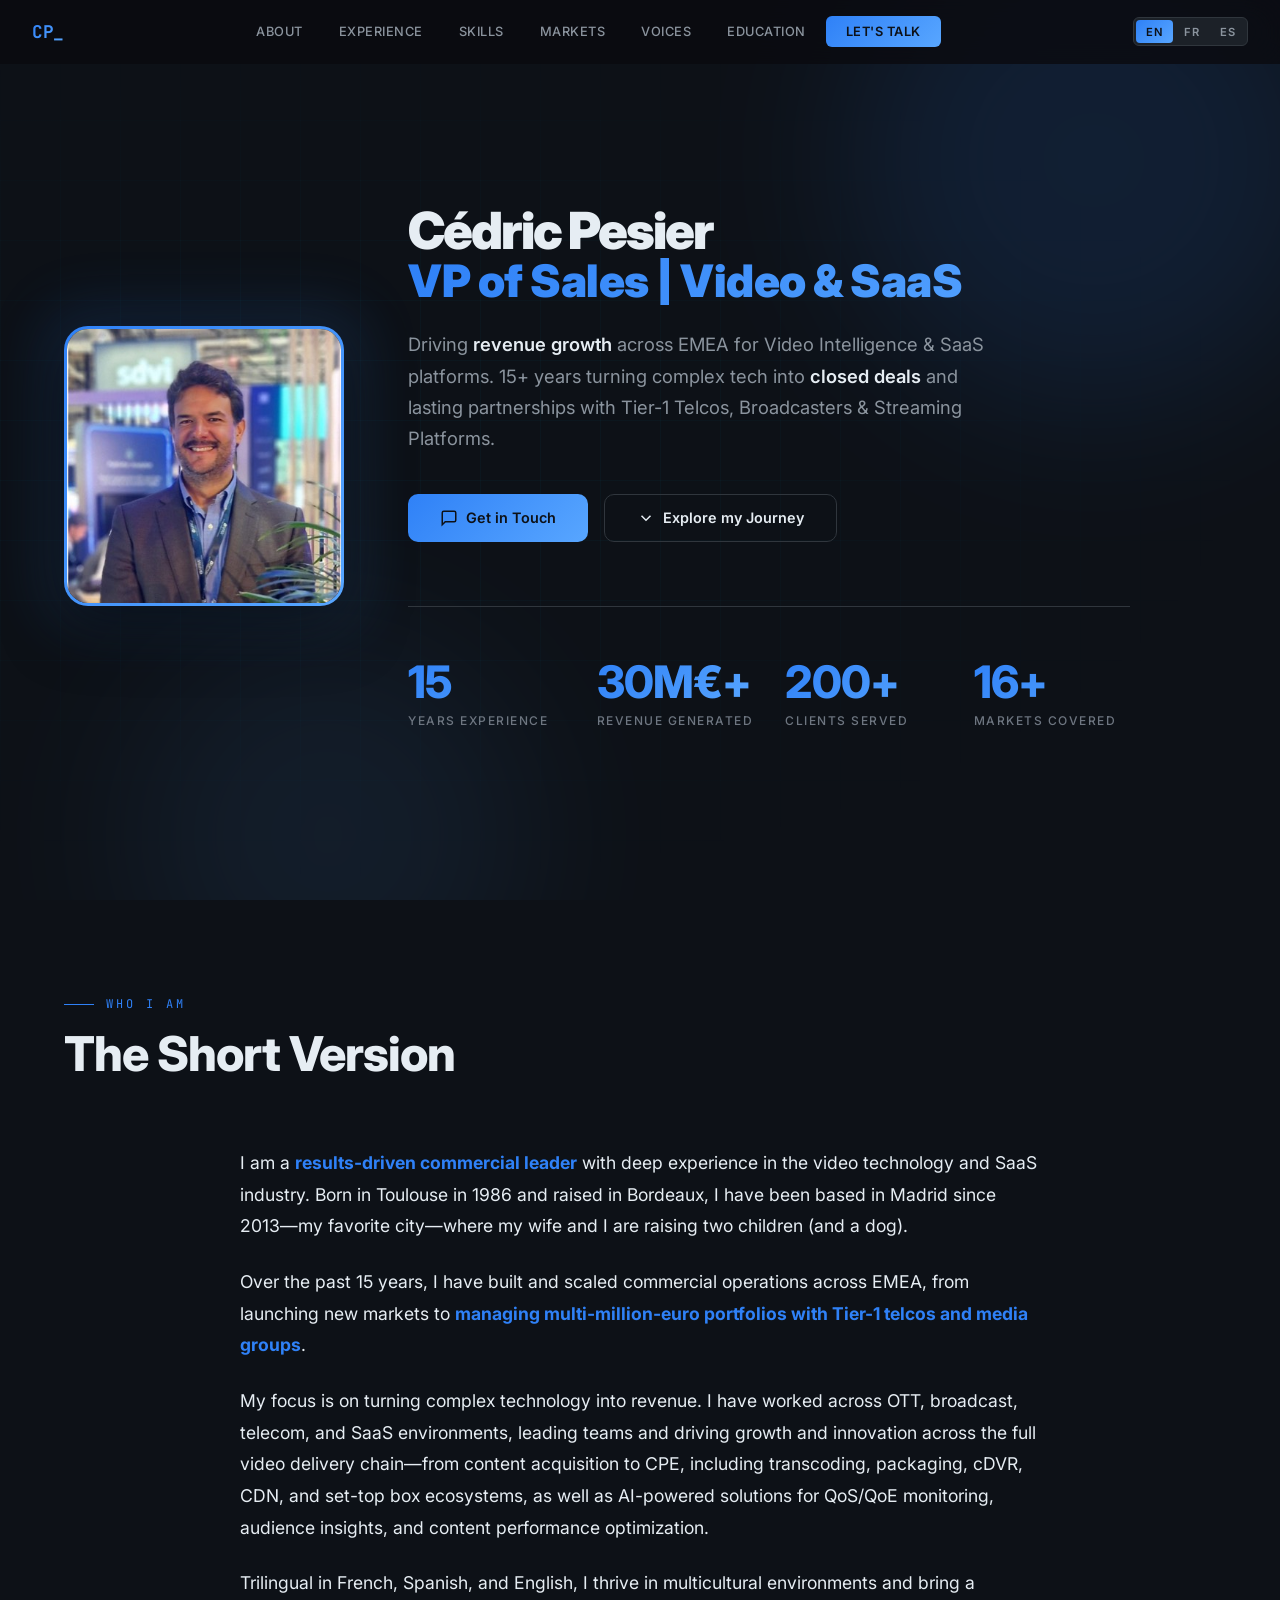
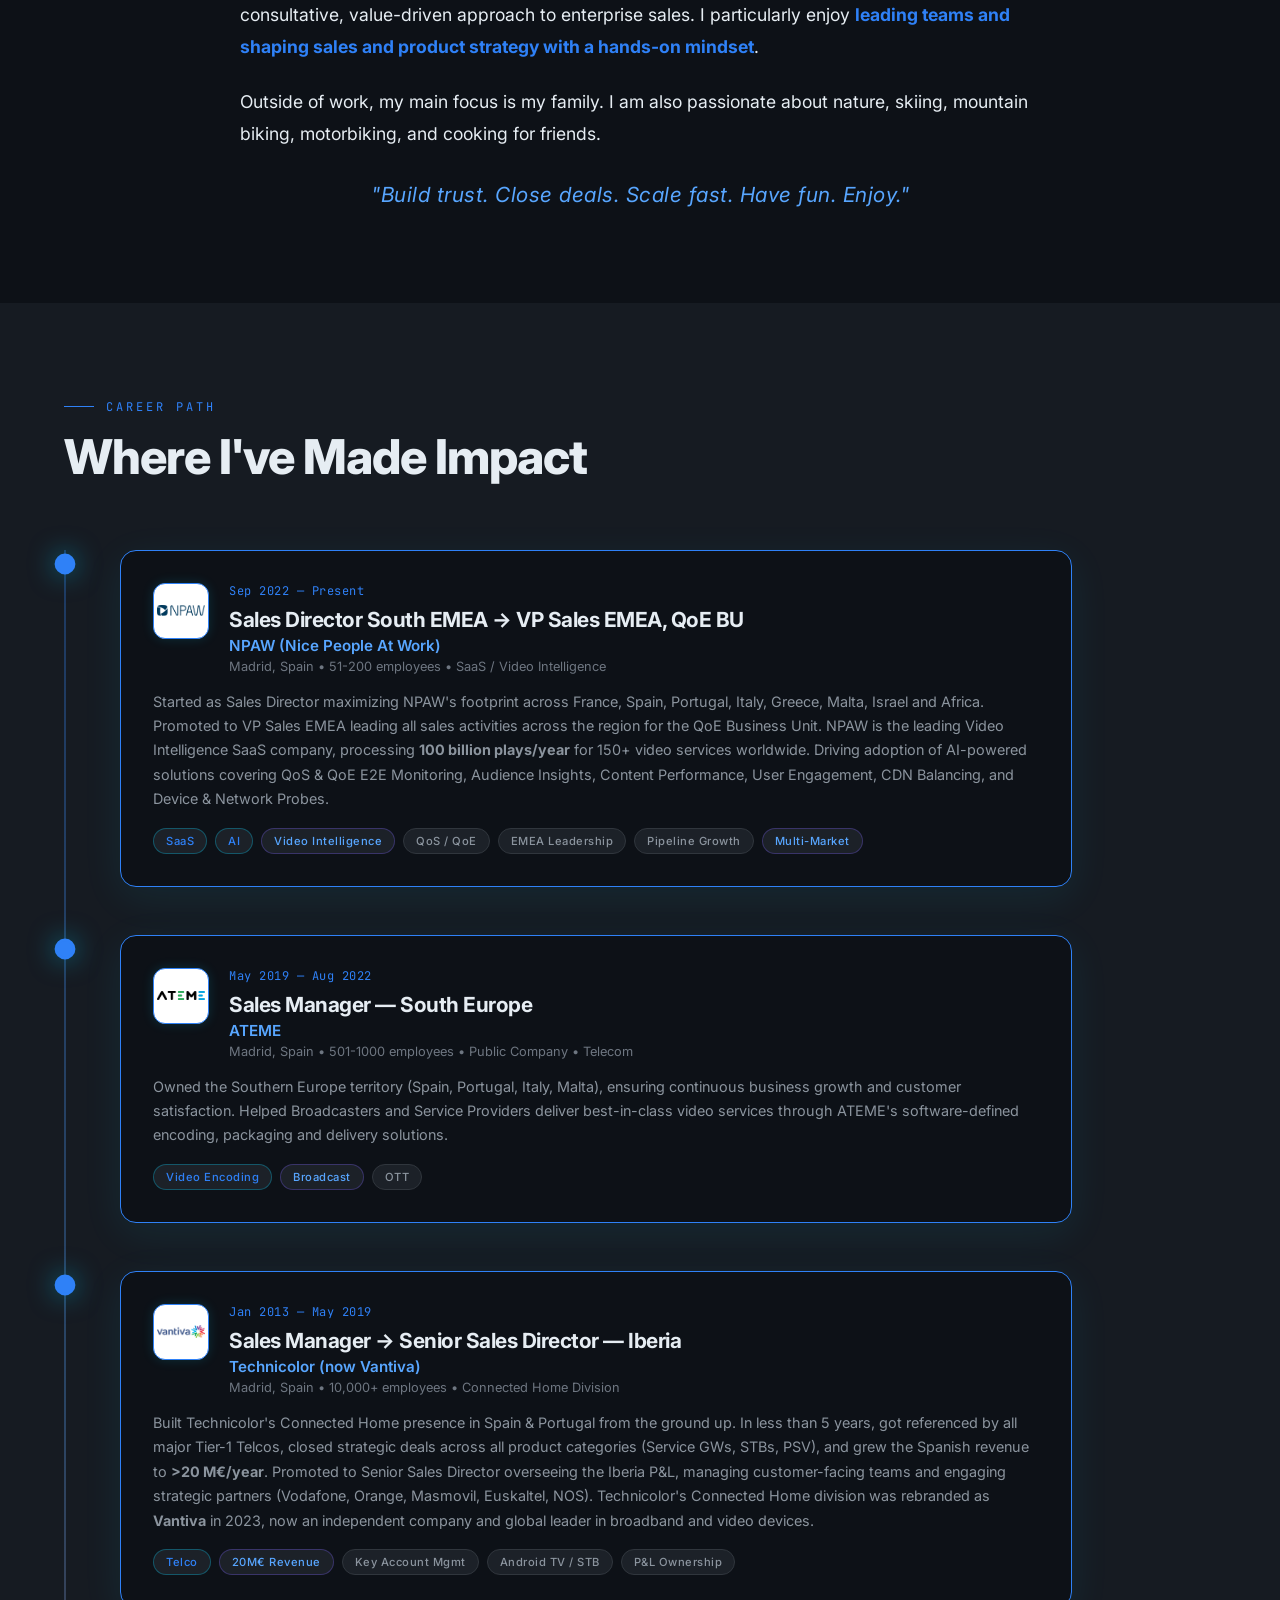
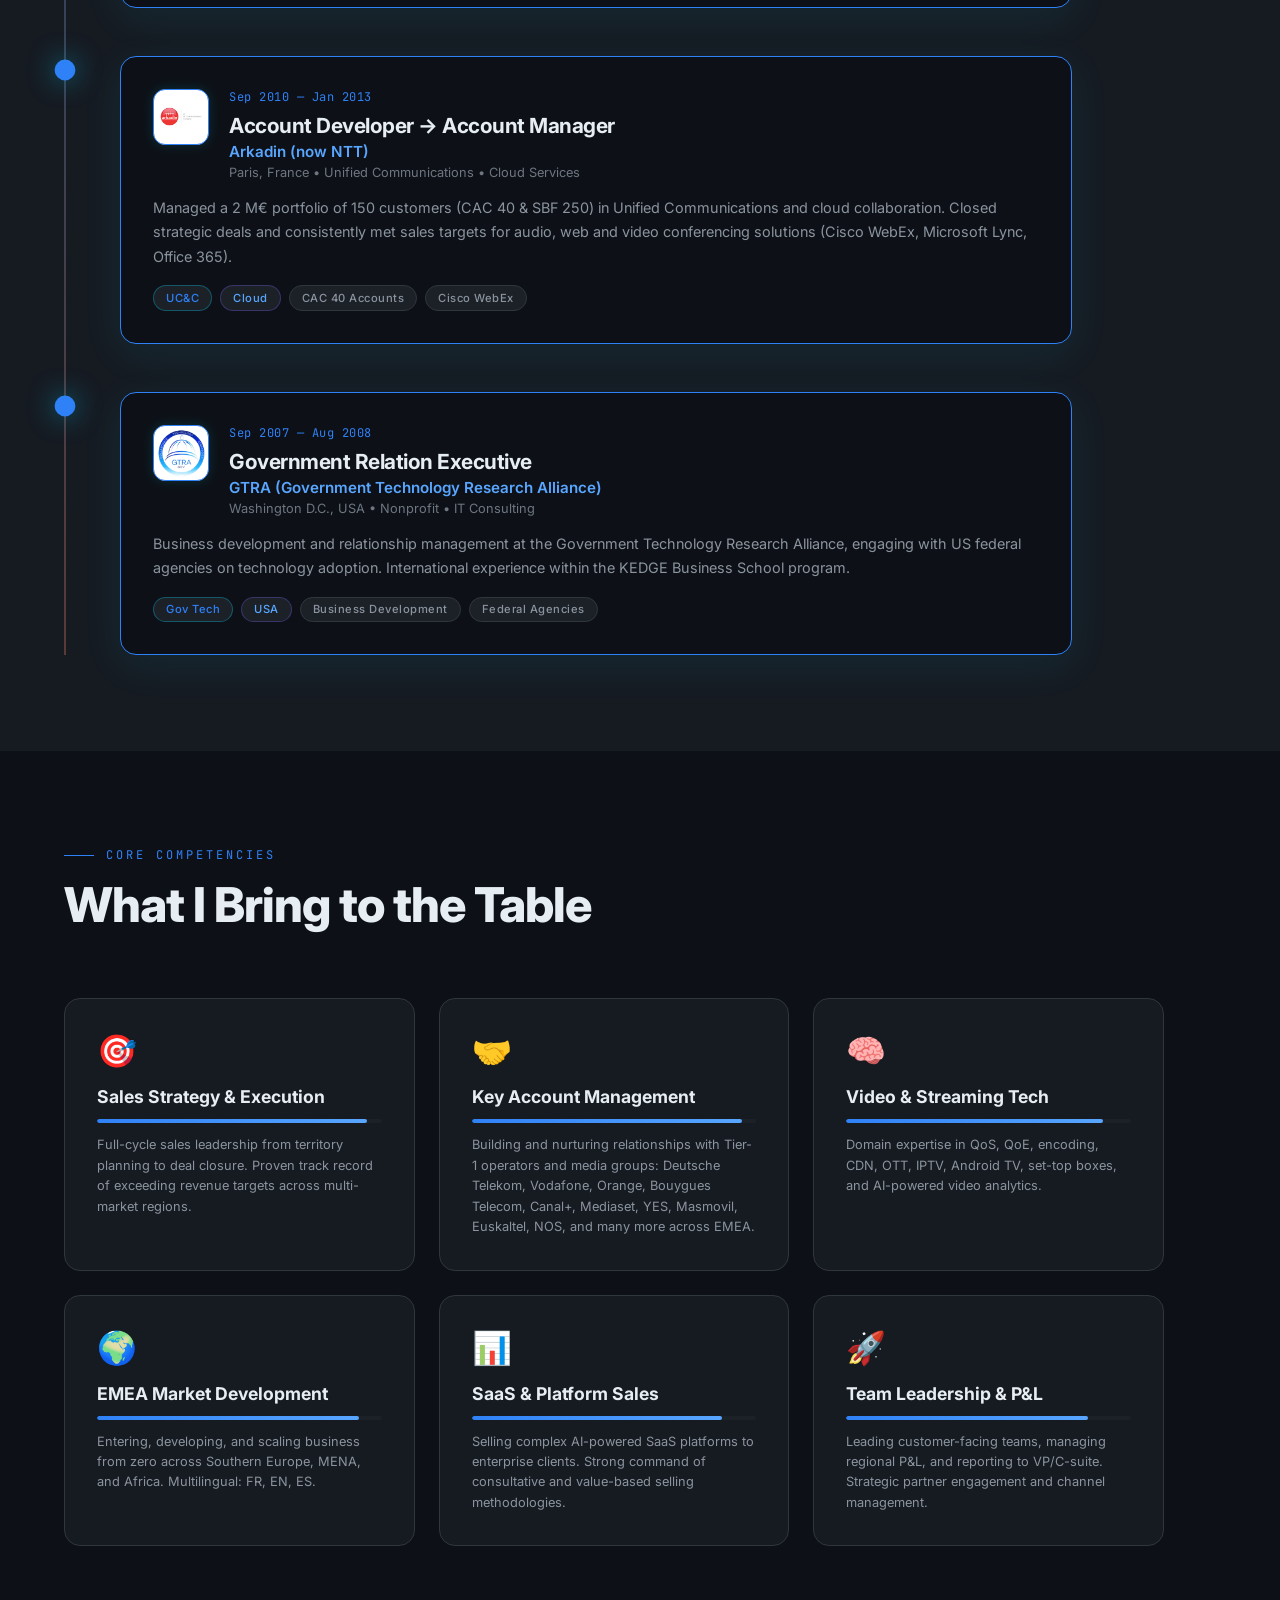
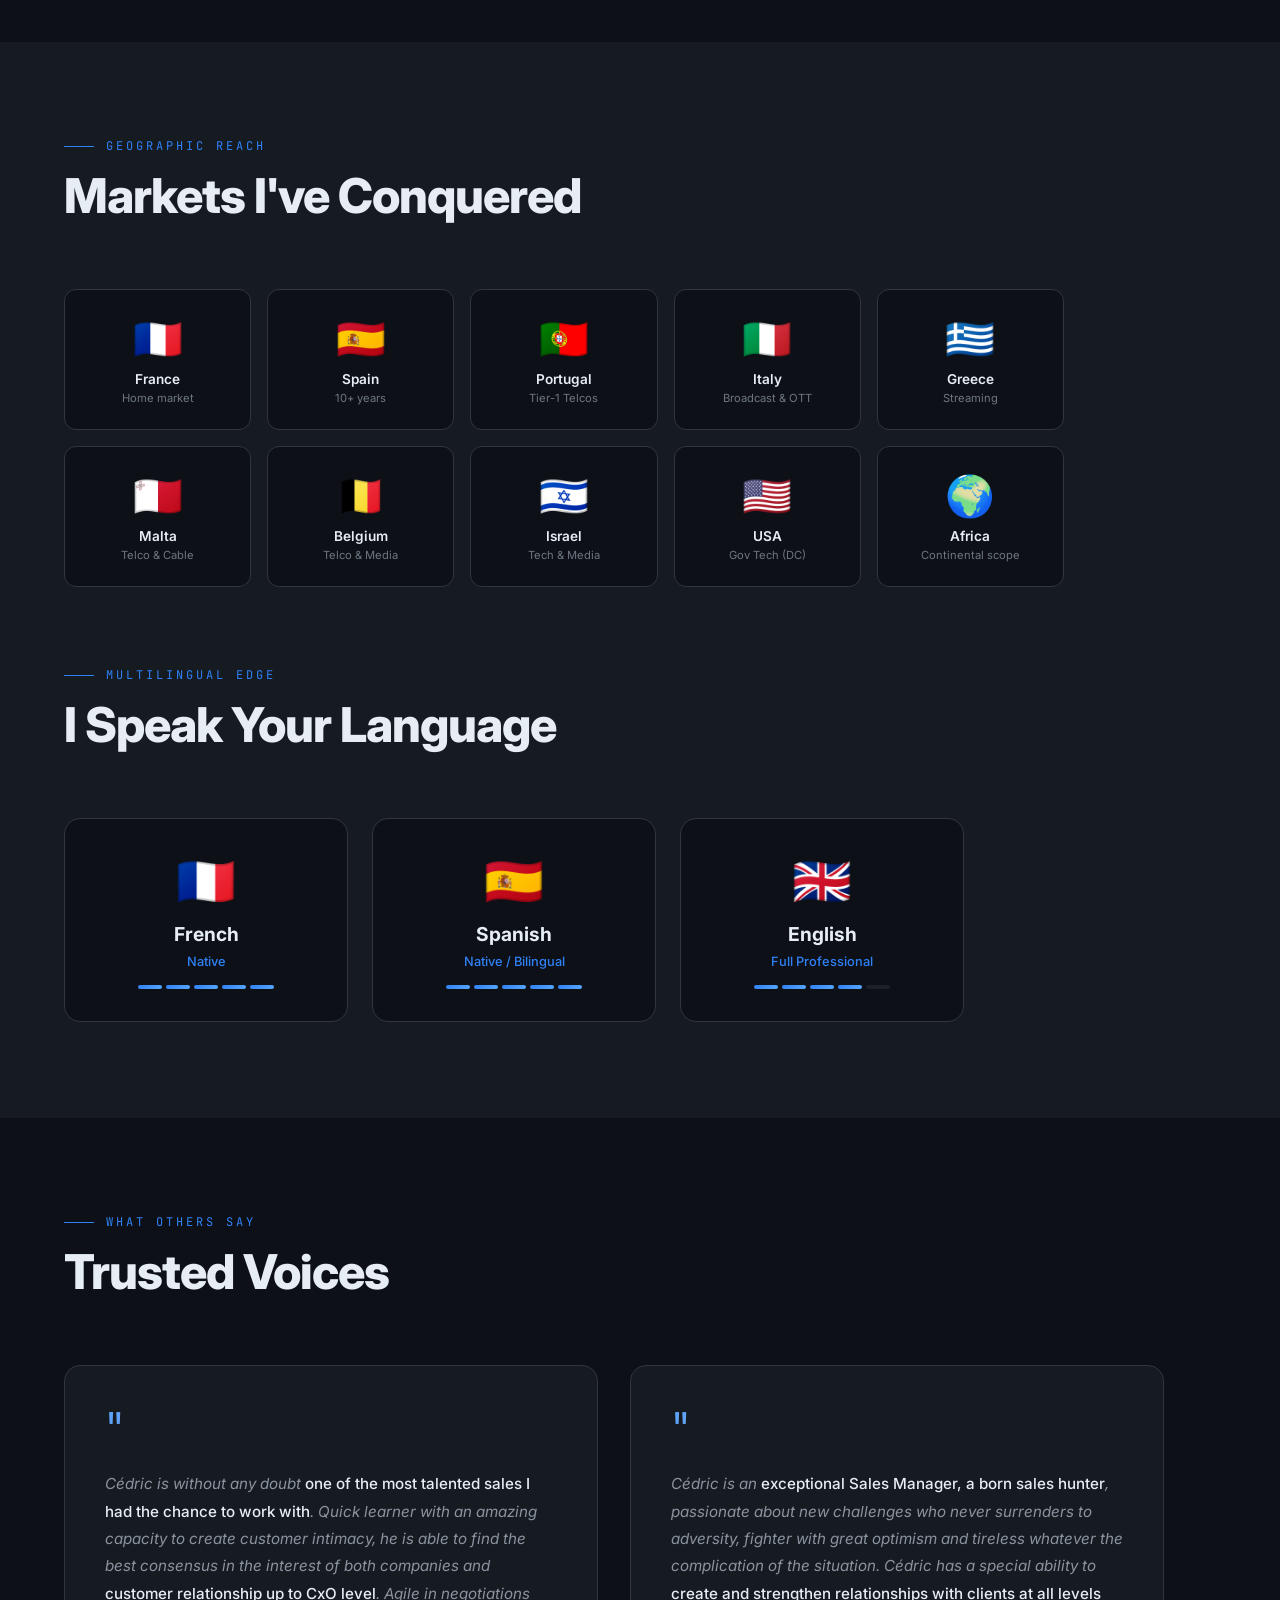
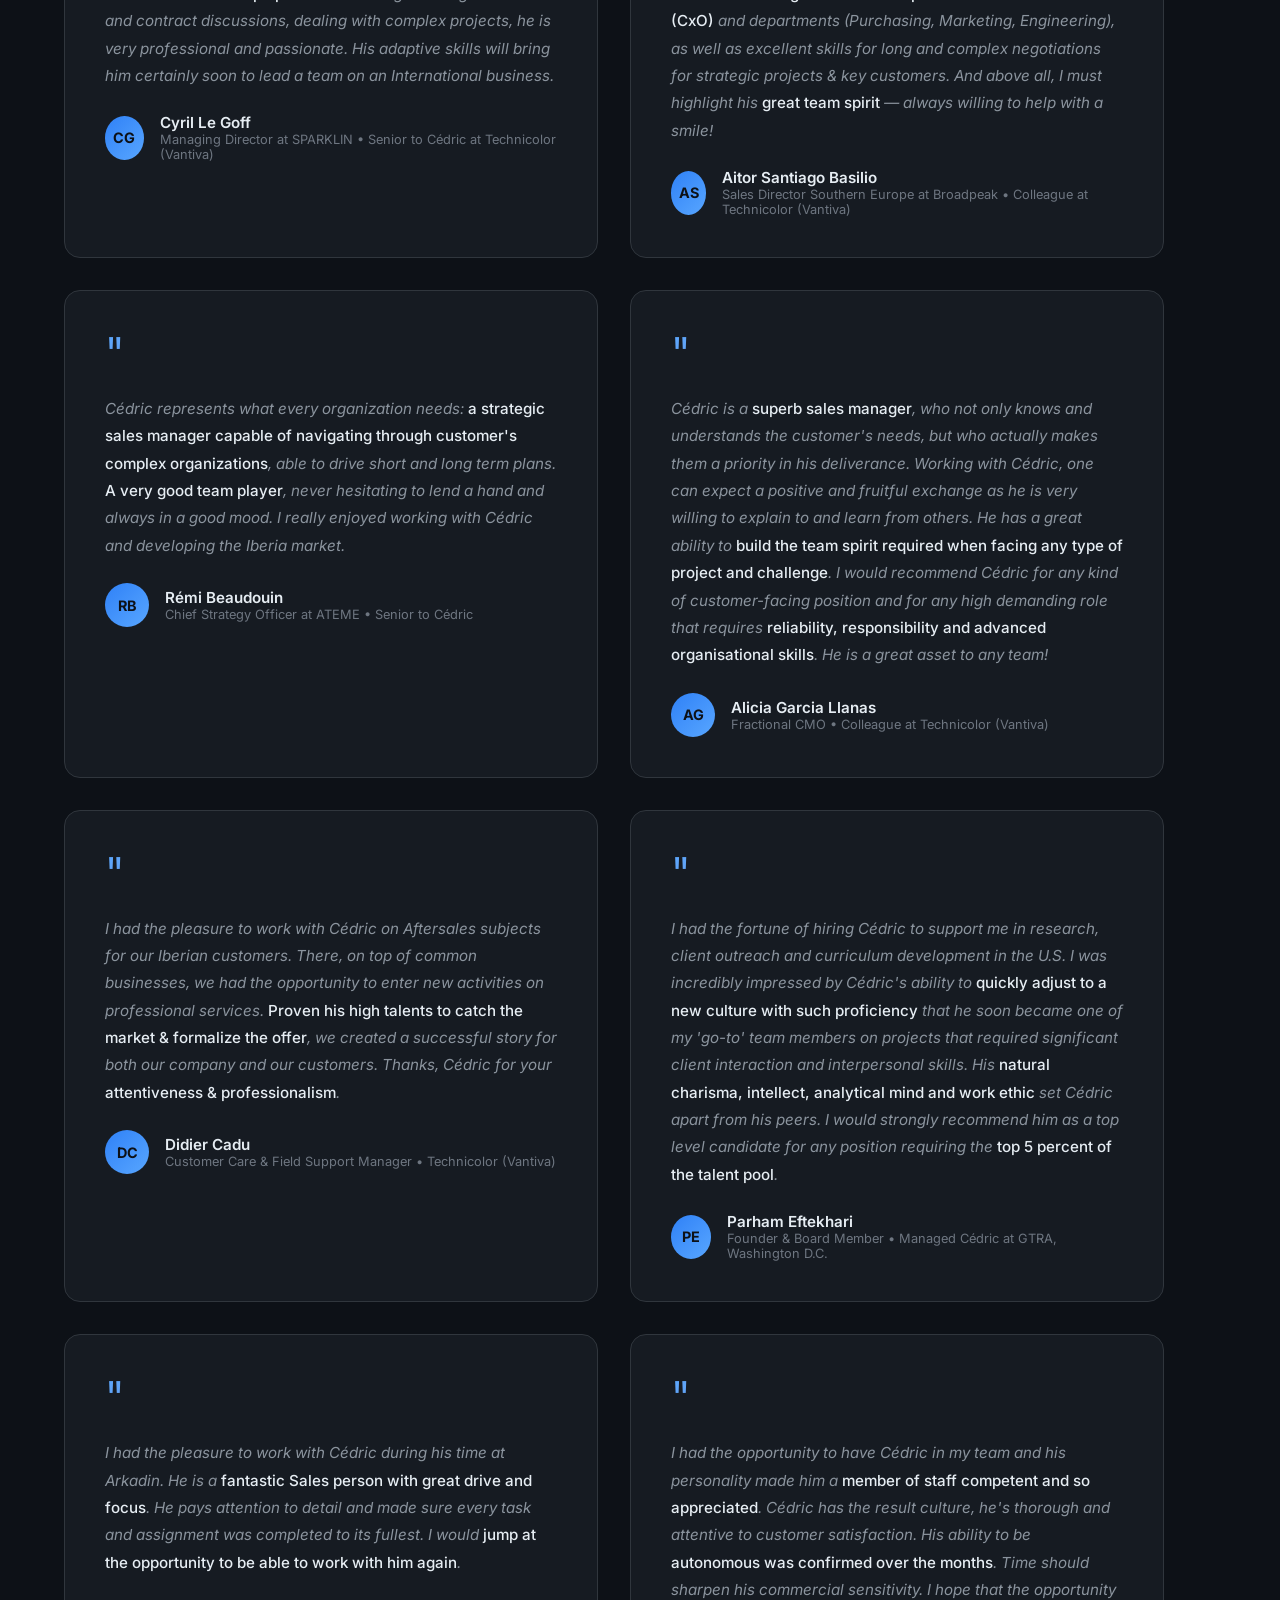
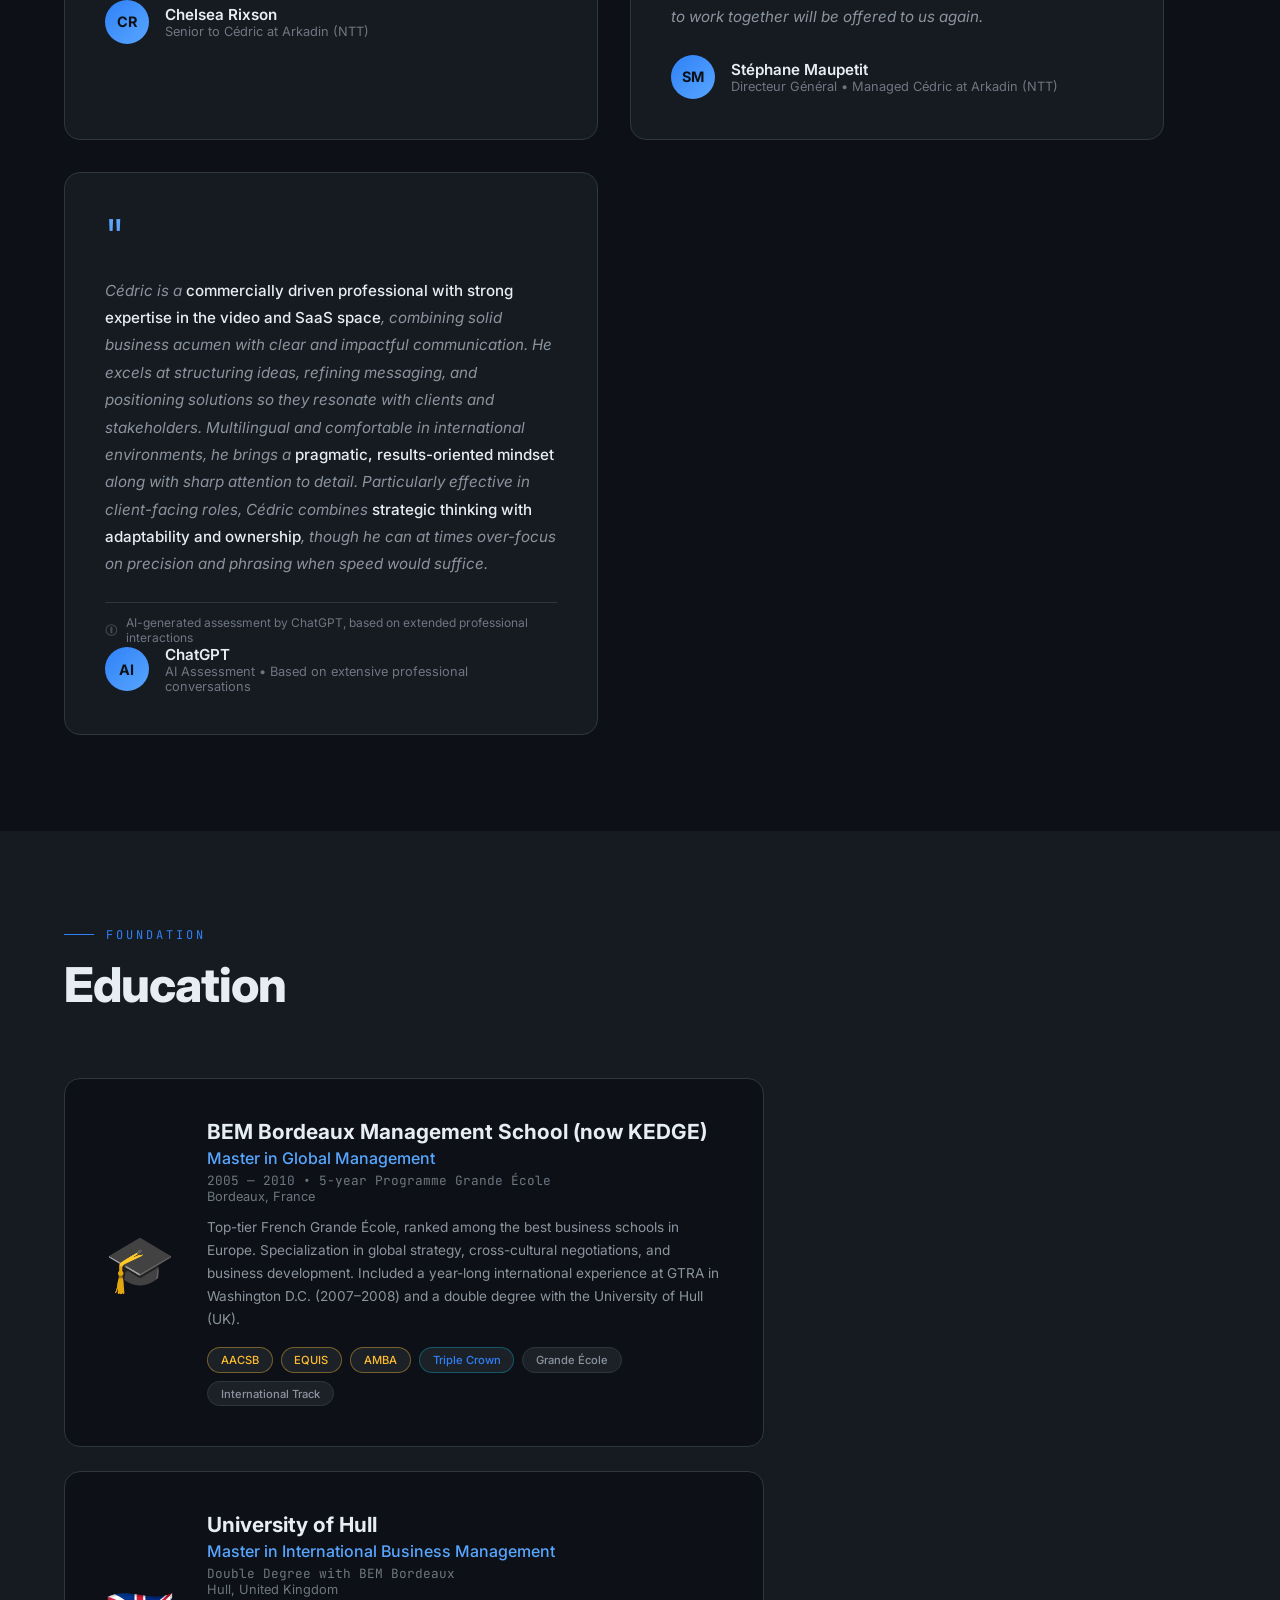
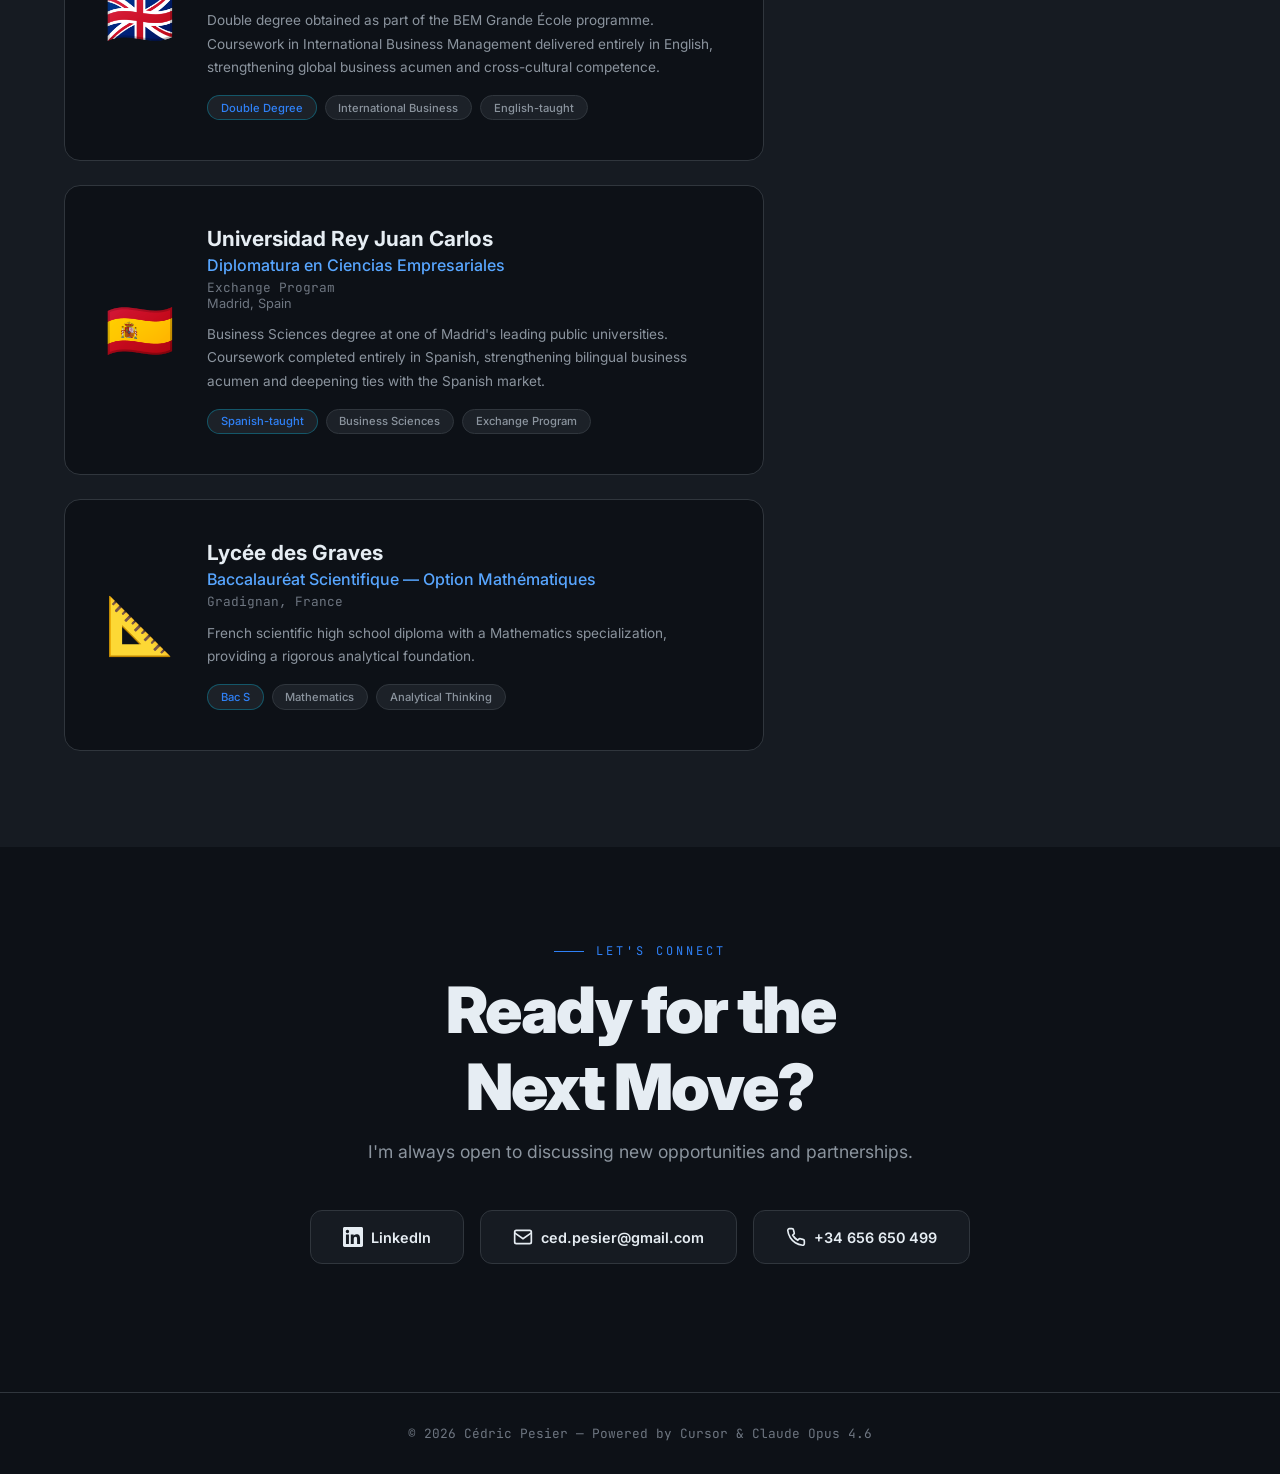
<file: index.html>
<!DOCTYPE html>
<html lang="en">
<head>
<meta charset="UTF-8">
<meta name="viewport" content="width=device-width, initial-scale=1.0">
<title>Cédric Pesier — VP Sales EMEA</title>
<link href="https://fonts.googleapis.com/css2?family=Inter:wght@300;400;500;600;700;800;900&family=JetBrains+Mono:wght@400;500;700&display=swap" rel="stylesheet">
<noscript><style>.reveal{opacity:1!important;transform:none!important;}.skill-bar{width:var(--bar-width)!important;}.timeline-desc{max-height:none!important;opacity:1!important;}</style></noscript>
<style>
:root {
  --bg: #0d1117;
  --bg-card: #161b22;
  --bg-elevated: #1c2128;
  --accent: #2f81f7;
  --accent-dim: rgba(47, 129, 247, 0.15);
  --accent2: #58a6ff;
  --accent3: #f78166;
  --text: #e6edf3;
  --text-dim: #8b949e;
  --text-muted: #6e7681;
  --border: #30363d;
  --gradient: linear-gradient(135deg, #2f81f7, #58a6ff);
  --gradient2: linear-gradient(135deg, #58a6ff, #f78166);
}

* { margin: 0; padding: 0; box-sizing: border-box; }

html {
  scroll-behavior: smooth;
  scrollbar-width: thin;
  scrollbar-color: var(--accent) var(--bg);
}

body {
  font-family: 'Inter', -apple-system, sans-serif;
  background: var(--bg);
  color: var(--text);
  overflow-x: hidden;
  cursor: default;
}

::selection {
  background: var(--accent);
  color: var(--bg);
}

::-webkit-scrollbar { width: 6px; }
::-webkit-scrollbar-track { background: var(--bg); }
::-webkit-scrollbar-thumb { background: var(--accent); border-radius: 3px; }


/* ──────── NAV ──────── */
nav {
  position: fixed;
  top: 0;
  width: 100%;
  z-index: 1000;
  padding: 1rem 2rem;
  display: flex;
  justify-content: space-between;
  align-items: center;
  backdrop-filter: blur(20px);
  background: rgba(10, 10, 15, 0.8);
  border-bottom: 1px solid transparent;
  transition: border-color 0.3s;
}

nav.scrolled { border-bottom-color: var(--border); }

.nav-logo {
  font-family: 'JetBrains Mono', monospace;
  font-weight: 700;
  font-size: 1.1rem;
  background: var(--gradient);
  -webkit-background-clip: text;
  background-clip: text;
  -webkit-text-fill-color: transparent;
  letter-spacing: -0.5px;
}

.nav-links { display: flex; gap: 0.25rem; }

.nav-links a {
  color: var(--text-dim);
  text-decoration: none;
  font-size: 0.8rem;
  font-weight: 500;
  padding: 0.5rem 1rem;
  border-radius: 6px;
  transition: all 0.3s;
  letter-spacing: 0.5px;
  text-transform: uppercase;
}

.nav-links a:hover, .nav-links a.active {
  color: var(--accent);
  background: var(--accent-dim);
}

.nav-cta {
  background: var(--gradient) !important;
  -webkit-background-clip: unset !important;
  background-clip: unset !important;
  -webkit-text-fill-color: unset !important;
  color: var(--bg) !important;
  font-weight: 600 !important;
  padding: 0.5rem 1.25rem !important;
}

/* ──────── HERO ──────── */
.hero {
  min-height: 100vh;
  display: flex;
  align-items: center;
  padding: 6rem 4rem 4rem;
  position: relative;
  overflow: hidden;
}

.hero-inner {
  display: flex;
  align-items: center;
  gap: 4rem;
  width: 100%;
  max-width: 1300px;
  position: relative;
  z-index: 2;
}

.hero-photo-wrapper {
  flex-shrink: 0;
  position: relative;
  animation: fadeInUp 0.8s ease-out 0.05s both;
  display: flex;
  flex-direction: column;
  align-items: center;
}

.hero-photo {
  width: 280px;
  height: 280px;
  border-radius: 24px;
  object-fit: cover;
  object-position: center top;
  border: 3px solid transparent;
  background-origin: border-box;
  background-clip: padding-box, border-box;
  background-image:
    linear-gradient(var(--bg-card), var(--bg-card)),
    var(--gradient);
  position: relative;
  z-index: 2;
  box-shadow: 0 20px 60px rgba(0,0,0,0.5);
  transition: transform 0.5s cubic-bezier(0.4, 0, 0.2, 1), box-shadow 0.5s;
}

.hero-photo:hover {
  transform: scale(1.03) rotate(1deg);
  box-shadow: 0 30px 80px rgba(0,212,255,0.15);
}

.hero-photo-glow {
  position: absolute;
  inset: -20px;
  border-radius: 34px;
  background: var(--gradient);
  opacity: 0.15;
  filter: blur(30px);
  z-index: 1;
  animation: photoGlow 4s ease-in-out infinite alternate;
}

@keyframes photoGlow {
  0% { opacity: 0.1; transform: scale(0.95); }
  100% { opacity: 0.2; transform: scale(1.05); }
}

.hero-grid-bg {
  position: absolute;
  inset: 0;
  background-image:
    linear-gradient(rgba(0,212,255,0.03) 1px, transparent 1px),
    linear-gradient(90deg, rgba(0,212,255,0.03) 1px, transparent 1px);
  background-size: 60px 60px;
  mask-image: radial-gradient(ellipse at 30% 50%, black 20%, transparent 70%);
}

.hero-orb {
  position: absolute;
  border-radius: 50%;
  filter: blur(80px);
  opacity: 0.4;
  animation: orbFloat 8s ease-in-out infinite;
}

.hero-orb-1 {
  width: 500px; height: 500px;
  background: var(--accent);
  top: -10%; right: -5%;
  opacity: 0.12;
}

.hero-orb-2 {
  width: 400px; height: 400px;
  background: var(--accent2);
  bottom: -15%; left: 10%;
  opacity: 0.08;
  animation-delay: -4s;
}

@keyframes orbFloat {
  0%, 100% { transform: translate(0, 0) scale(1); }
  50% { transform: translate(30px, -30px) scale(1.05); }
}

.hero-content {
  position: relative;
  z-index: 2;
  max-width: 900px;
}

.hero-badge {
  display: inline-flex;
  align-items: center;
  gap: 0.5rem;
  padding: 0.4rem 1rem;
  border: 1px solid var(--border);
  border-radius: 100px;
  font-size: 0.75rem;
  font-weight: 500;
  color: var(--accent);
  margin-bottom: 2rem;
  backdrop-filter: blur(10px);
  background: rgba(0,212,255,0.05);
  animation: fadeInUp 0.8s ease-out;
}

.hero-badge .pulse {
  width: 8px; height: 8px;
  background: #00ff88;
  border-radius: 50%;
  animation: pulse 2s ease-in-out infinite;
}

@keyframes pulse {
  0%, 100% { opacity: 1; transform: scale(1); }
  50% { opacity: 0.5; transform: scale(1.5); }
}

.hero h1 {
  font-size: clamp(2.8rem, 6vw, 5.5rem);
  font-weight: 900;
  line-height: 1.05;
  letter-spacing: -2px;
  margin-bottom: 1.5rem;
  animation: fadeInUp 0.8s ease-out 0.1s both;
}

.hero h1 .line { display: block; }

.hero h1 .line:first-child {
  font-size: clamp(2rem, 4vw, 3.5rem);
}

.hero h1 .gradient-text {
  background: var(--gradient);
  -webkit-background-clip: text;
  background-clip: text;
  -webkit-text-fill-color: transparent;
  font-size: clamp(1.6rem, 3.5vw, 3rem);
  letter-spacing: -0.5px;
}

.hero-sub {
  font-size: 1.15rem;
  color: var(--text-dim);
  line-height: 1.7;
  max-width: 600px;
  margin-bottom: 2.5rem;
  animation: fadeInUp 0.8s ease-out 0.2s both;
}

.hero-sub strong {
  color: var(--text);
  font-weight: 600;
}

.hero-actions {
  display: flex;
  gap: 1rem;
  flex-wrap: wrap;
  animation: fadeInUp 0.8s ease-out 0.3s both;
}

.btn {
  display: inline-flex;
  align-items: center;
  gap: 0.5rem;
  padding: 0.85rem 2rem;
  border-radius: 10px;
  font-weight: 600;
  font-size: 0.9rem;
  text-decoration: none;
  transition: all 0.3s;
  cursor: pointer;
  border: none;
  font-family: inherit;
}

.btn-primary {
  background: var(--gradient);
  color: var(--bg);
}

.btn-primary:hover {
  transform: translateY(-2px);
  box-shadow: 0 10px 40px rgba(0,212,255,0.3);
}

.btn-ghost {
  background: transparent;
  color: var(--text);
  border: 1px solid var(--border);
}

.btn-ghost:hover {
  border-color: var(--accent);
  color: var(--accent);
  background: var(--accent-dim);
}

.hero-stats {
  display: grid;
  grid-template-columns: repeat(4, 1fr);
  gap: 2rem;
  margin-top: 4rem;
  padding-top: 3rem;
  border-top: 1px solid var(--border);
  animation: fadeInUp 0.8s ease-out 0.4s both;
}


.stat { text-align: left; }

.stat-value {
  font-size: clamp(2rem, 3.5vw, 3rem);
  font-weight: 800;
  letter-spacing: -1px;
  background: var(--gradient);
  -webkit-background-clip: text;
  background-clip: text;
  -webkit-text-fill-color: transparent;
}

.stat-label {
  font-size: 0.75rem;
  color: var(--text-muted);
  text-transform: uppercase;
  letter-spacing: 1.5px;
  margin-top: 0.25rem;
  font-weight: 500;
}

@keyframes fadeInUp {
  from { opacity: 0; transform: translateY(30px); }
  to { opacity: 1; transform: translateY(0); }
}

/* ──────── SECTIONS ──────── */
section {
  padding: 6rem 4rem;
  position: relative;
}

.section-header {
  margin-bottom: 4rem;
}

.section-tag {
  font-family: 'JetBrains Mono', monospace;
  font-size: 0.75rem;
  color: var(--accent);
  text-transform: uppercase;
  letter-spacing: 3px;
  margin-bottom: 0.75rem;
  display: flex;
  align-items: center;
  gap: 0.75rem;
}

.section-tag::before {
  content: '';
  width: 30px;
  height: 1px;
  background: var(--accent);
}

.section-title {
  font-size: clamp(2rem, 4vw, 3rem);
  font-weight: 800;
  letter-spacing: -1px;
}

/* ──────── ABOUT TEXT ──────── */
.about { background: var(--bg); }

.about-content {
  max-width: 800px;
  margin: 0 auto;
}

.about-text p {
  font-size: 1.1rem;
  line-height: 1.8;
  margin-bottom: 1.5rem;
  color: var(--text);
}

.about-text strong {
  color: var(--accent);
}

.about-motto {
  font-size: 1.3rem;
  text-align: center;
  color: var(--accent2);
  margin-top: 2rem;
  letter-spacing: 0.5px;
}

/* ──────── EXPERIENCE TIMELINE ──────── */
.experience { background: var(--bg-card); }

.timeline {
  position: relative;
  max-width: 1000px;
}

.timeline::before {
  content: '';
  position: absolute;
  left: 0;
  top: 0;
  bottom: 0;
  width: 2px;
  background: linear-gradient(to bottom, var(--accent), var(--accent2), var(--accent3));
  opacity: 0.3;
}

.timeline-item {
  position: relative;
  padding-left: 3rem;
  padding-bottom: 3rem;
  cursor: pointer;
}

.timeline-item:last-child { padding-bottom: 0; }

.timeline-dot {
  position: absolute;
  left: -7px;
  top: 6px;
  width: 16px;
  height: 16px;
  border-radius: 50%;
  background: var(--bg-card);
  border: 2px solid var(--accent);
  transition: all 0.3s;
  z-index: 2;
}

.timeline-item:hover .timeline-dot,
.timeline-item.active .timeline-dot {
  background: var(--accent);
  box-shadow: 0 0 20px rgba(0,212,255,0.5);
  transform: scale(1.3);
}

.timeline-card {
  background: var(--bg);
  border: 1px solid var(--border);
  border-radius: 16px;
  padding: 2rem;
  transition: all 0.4s cubic-bezier(0.4, 0, 0.2, 1);
}

.timeline-item:hover .timeline-card,
.timeline-item.active .timeline-card {
  border-color: var(--accent);
  box-shadow: 0 10px 40px rgba(0,212,255,0.08);
  transform: translateX(8px);
}

.timeline-period {
  font-family: 'JetBrains Mono', monospace;
  font-size: 0.75rem;
  color: var(--accent);
  margin-bottom: 0.5rem;
  letter-spacing: 0.5px;
}

.timeline-role {
  font-size: 1.3rem;
  font-weight: 700;
  margin-bottom: 0.25rem;
  letter-spacing: -0.5px;
}

.timeline-company {
  color: var(--accent2);
  font-weight: 600;
  font-size: 0.95rem;
  margin-bottom: 0.25rem;
}

.timeline-location {
  font-size: 0.8rem;
  color: var(--text-muted);
  margin-bottom: 1rem;
}

.timeline-desc {
  color: var(--text-dim);
  font-size: 0.9rem;
  line-height: 1.7;
  max-height: 0;
  overflow: hidden;
  transition: max-height 0.5s cubic-bezier(0.4, 0, 0.2, 1), opacity 0.3s;
  opacity: 0;
}

.timeline-item.active .timeline-desc {
  max-height: 500px;
  opacity: 1;
}

.timeline-tags {
  display: flex;
  flex-wrap: wrap;
  gap: 0.5rem;
  margin-top: 1rem;
  max-height: 0;
  overflow: hidden;
  transition: max-height 0.5s cubic-bezier(0.4, 0, 0.2, 1);
}

.timeline-item.active .timeline-tags {
  max-height: 200px;
}

.tag {
  padding: 0.3rem 0.75rem;
  border-radius: 100px;
  font-size: 0.7rem;
  font-weight: 500;
  letter-spacing: 0.5px;
  border: 1px solid var(--border);
  color: var(--text-dim);
  background: var(--bg-elevated);
}

.tag-accent { border-color: rgba(0,212,255,0.3); color: var(--accent); }
.tag-purple { border-color: rgba(123,97,255,0.3); color: var(--accent2); }

/* ──────── COMPANY LOGOS ──────── */
.timeline-card-header {
  display: flex;
  align-items: flex-start;
  gap: 1.25rem;
}

.timeline-card-header .timeline-card-text { flex: 1; }

.company-logo {
  flex-shrink: 0;
  width: 56px;
  height: 56px;
  border-radius: 12px;
  background: var(--bg-elevated);
  border: 1px solid var(--border);
  display: flex;
  align-items: center;
  justify-content: center;
  font-family: 'JetBrains Mono', monospace;
  font-weight: 800;
  font-size: 0.65rem;
  color: var(--text);
  letter-spacing: 0.5px;
  text-transform: uppercase;
  transition: all 0.3s;
  overflow: hidden;
  position: relative;
}

.company-logo svg {
  width: 36px;
  height: 36px;
}

.timeline-item:hover .company-logo,
.timeline-item.active .company-logo {
  border-color: var(--accent);
  box-shadow: 0 0 12px rgba(0,212,255,0.15);
}

.company-logo.logo-npaw { background: #ffffff; }
.company-logo.logo-ateme { background: #ffffff; }
.company-logo.logo-technicolor { background: #ffffff; }
.company-logo.logo-arkadin { background: #ffffff; }
.company-logo.logo-gtra { background: #ffffff; }

/* ──────── TESTIMONIALS ENHANCED ──────── */
.testimonial-card { position: relative; overflow: hidden; }

.testimonial-card::before {
  content: '';
  position: absolute;
  top: 0; left: 0; right: 0;
  height: 3px;
  background: var(--gradient2);
  transform: scaleX(0);
  transform-origin: left;
  transition: transform 0.4s;
}

.testimonial-card:hover::before { transform: scaleX(1); }

.testimonial-context {
  font-size: 0.75rem;
  color: var(--text-muted);
  margin-top: 0.5rem;
  padding-top: 0.75rem;
  border-top: 1px solid var(--border);
  display: flex;
  align-items: center;
  gap: 0.5rem;
}

.testimonial-context svg {
  width: 14px;
  height: 14px;
  opacity: 0.5;
}

.testimonial-highlight {
  color: var(--text);
  font-weight: 500;
  font-style: normal;
}

.testimonial-linkedin {
  display: inline-flex;
  align-items: center;
  gap: 0.35rem;
  color: var(--accent);
  text-decoration: none;
  font-size: 0.75rem;
  font-weight: 500;
  margin-left: auto;
  transition: opacity 0.3s;
}

.testimonial-linkedin:hover { opacity: 0.7; }

.testimonial-linkedin svg { width: 14px; height: 14px; }

/* ──────── EDUCATION ENHANCED ──────── */
.edu-grid {
  display: grid;
  gap: 1.5rem;
  max-width: 900px;
}

.edu-card {
  max-width: 900px;
}

.edu-highlights {
  display: flex;
  flex-wrap: wrap;
  gap: 0.5rem;
  margin-top: 1rem;
}

.edu-badge {
  padding: 0.3rem 0.8rem;
  border-radius: 100px;
  font-size: 0.7rem;
  font-weight: 500;
  border: 1px solid var(--border);
  color: var(--text-dim);
  background: var(--bg-elevated);
}

.edu-badge-gold { border-color: rgba(255,189,46,0.4); color: #ffbd2e; }
.edu-badge-accent { border-color: rgba(0,212,255,0.3); color: var(--accent); }

.edu-desc {
  color: var(--text-dim);
  font-size: 0.85rem;
  line-height: 1.7;
  margin-top: 0.75rem;
}

/* ──────── SKILLS ──────── */
.skills { background: var(--bg); }

.skills-grid {
  display: grid;
  grid-template-columns: repeat(auto-fit, minmax(280px, 1fr));
  gap: 1.5rem;
  max-width: 1100px;
}

.skill-card {
  background: var(--bg-card);
  border: 1px solid var(--border);
  border-radius: 16px;
  padding: 2rem;
  transition: all 0.4s;
  position: relative;
  overflow: hidden;
}

.skill-card::before {
  content: '';
  position: absolute;
  top: 0;
  left: 0;
  right: 0;
  height: 3px;
  background: var(--gradient);
  transform: scaleX(0);
  transform-origin: left;
  transition: transform 0.4s;
}

.skill-card:hover::before { transform: scaleX(1); }

.skill-card:hover {
  border-color: var(--accent);
  transform: translateY(-4px);
  box-shadow: 0 20px 40px rgba(0,0,0,0.3);
}

.skill-icon {
  font-size: 2rem;
  margin-bottom: 1rem;
}

.skill-name {
  font-size: 1.1rem;
  font-weight: 700;
  margin-bottom: 0.75rem;
}

.skill-bar-bg {
  height: 4px;
  background: var(--bg-elevated);
  border-radius: 2px;
  overflow: hidden;
  margin-bottom: 0.75rem;
}

.skill-bar {
  height: 100%;
  background: var(--gradient);
  border-radius: 2px;
  width: 0;
  transition: width 1.5s cubic-bezier(0.4, 0, 0.2, 1);
}

.skill-details {
  font-size: 0.8rem;
  color: var(--text-dim);
  line-height: 1.6;
}

/* ──────── MARKET MAP ──────── */
.markets { background: var(--bg-card); }

.market-grid {
  display: grid;
  grid-template-columns: repeat(auto-fit, minmax(160px, 1fr));
  gap: 1rem;
  max-width: 1000px;
}

.market-item {
  background: var(--bg);
  border: 1px solid var(--border);
  border-radius: 12px;
  padding: 1.5rem;
  text-align: center;
  transition: all 0.3s;
  cursor: default;
}

.market-item:hover {
  border-color: var(--accent);
  transform: translateY(-4px);
  box-shadow: 0 10px 30px rgba(0,0,0,0.3);
}

.market-flag {
  font-size: 2.5rem;
  margin-bottom: 0.5rem;
}

.market-name {
  font-size: 0.85rem;
  font-weight: 600;
}

.market-detail {
  font-size: 0.7rem;
  color: var(--text-muted);
  margin-top: 0.25rem;
}

/* ──────── LANGUAGES ──────── */
.languages-grid {
  display: grid;
  grid-template-columns: repeat(3, 1fr);
  gap: 1.5rem;
  max-width: 900px;
  margin-top: 3rem;
}

.lang-card {
  background: var(--bg);
  border: 1px solid var(--border);
  border-radius: 16px;
  padding: 2rem;
  text-align: center;
  transition: all 0.4s;
  position: relative;
  overflow: hidden;
}

.lang-card:hover {
  transform: translateY(-4px);
  border-color: var(--accent);
}

.lang-flag { font-size: 3rem; margin-bottom: 0.75rem; }

.lang-name {
  font-size: 1.2rem;
  font-weight: 700;
  margin-bottom: 0.5rem;
}

.lang-level {
  font-size: 0.8rem;
  color: var(--accent);
  font-weight: 500;
}

.lang-bar-container {
  display: flex;
  gap: 4px;
  justify-content: center;
  margin-top: 1rem;
}

.lang-bar-segment {
  width: 24px;
  height: 4px;
  border-radius: 2px;
  background: var(--bg-elevated);
  transition: background 0.5s;
}

.lang-bar-segment.filled {
  background: var(--gradient);
}

/* ──────── TESTIMONIALS ──────── */
.testimonials { background: var(--bg); }

.testimonials-grid {
  display: grid;
  grid-template-columns: repeat(auto-fit, minmax(400px, 1fr));
  gap: 2rem;
  max-width: 1100px;
}

.testimonial-card {
  background: var(--bg-card);
  border: 1px solid var(--border);
  border-radius: 16px;
  padding: 2.5rem;
  position: relative;
  transition: all 0.4s;
}

.testimonial-card:hover {
  border-color: var(--accent2);
  transform: translateY(-4px);
}

.testimonial-quote {
  font-size: 3rem;
  background: var(--gradient2);
  -webkit-background-clip: text;
  background-clip: text;
  -webkit-text-fill-color: transparent;
  line-height: 1;
  margin-bottom: 1rem;
}

.testimonial-text {
  font-size: 0.95rem;
  color: var(--text-dim);
  line-height: 1.8;
  font-style: italic;
  margin-bottom: 1.5rem;
}

.testimonial-author {
  display: flex;
  align-items: center;
  gap: 1rem;
}

.testimonial-avatar {
  width: 44px;
  height: 44px;
  border-radius: 50%;
  background: var(--gradient);
  display: flex;
  align-items: center;
  justify-content: center;
  font-weight: 700;
  font-size: 0.9rem;
  color: var(--bg);
}

.testimonial-name {
  font-weight: 600;
  font-size: 0.95rem;
}

.testimonial-role {
  font-size: 0.8rem;
  color: var(--text-muted);
}

/* ──────── EDUCATION ──────── */
.education { background: var(--bg-card); }

.edu-card {
  background: var(--bg);
  border: 1px solid var(--border);
  border-radius: 16px;
  padding: 2.5rem;
  max-width: 700px;
  display: flex;
  gap: 2rem;
  align-items: center;
  transition: all 0.4s;
}

.edu-card:hover {
  border-color: var(--accent2);
  transform: translateY(-2px);
}

.edu-icon {
  font-size: 3.5rem;
  flex-shrink: 0;
}

.edu-school {
  font-size: 1.3rem;
  font-weight: 700;
  margin-bottom: 0.25rem;
}

.edu-degree {
  color: var(--accent2);
  font-weight: 500;
  margin-bottom: 0.25rem;
}

.edu-period {
  font-family: 'JetBrains Mono', monospace;
  font-size: 0.8rem;
  color: var(--text-muted);
}

.edu-location {
  font-size: 0.8rem;
  color: var(--text-muted);
}

/* ──────── CONTACT ──────── */
.contact {
  background: var(--bg);
  text-align: center;
  padding-bottom: 8rem;
}

.contact-title {
  font-size: clamp(2.5rem, 5vw, 4rem);
  font-weight: 900;
  letter-spacing: -2px;
  margin-bottom: 1rem;
}

.contact-sub {
  color: var(--text-dim);
  font-size: 1.1rem;
  margin-bottom: 3rem;
}

.contact-links {
  display: flex;
  gap: 1rem;
  justify-content: center;
  flex-wrap: wrap;
}

.contact-link {
  display: inline-flex;
  align-items: center;
  gap: 0.5rem;
  padding: 1rem 2rem;
  border-radius: 12px;
  text-decoration: none;
  font-weight: 600;
  font-size: 0.9rem;
  transition: all 0.3s;
  border: 1px solid var(--border);
  color: var(--text);
  background: var(--bg-card);
}

.contact-link:hover {
  border-color: var(--accent);
  transform: translateY(-3px);
  box-shadow: 0 10px 30px rgba(0,0,0,0.3);
}

.contact-link svg {
  width: 20px;
  height: 20px;
}

/* ──────── FOOTER ──────── */
footer {
  text-align: center;
  padding: 2rem;
  border-top: 1px solid var(--border);
  color: var(--text-muted);
  font-size: 0.8rem;
  font-family: 'JetBrains Mono', monospace;
}

/* ──────── SCROLL ANIMATIONS ──────── */
.reveal {
  opacity: 0;
  transform: translateY(40px);
  transition: all 0.8s cubic-bezier(0.4, 0, 0.2, 1);
}

.reveal.visible {
  opacity: 1;
  transform: translateY(0);
}

.reveal-delay-1 { transition-delay: 0.1s; }
.reveal-delay-2 { transition-delay: 0.2s; }
.reveal-delay-3 { transition-delay: 0.3s; }
.reveal-delay-4 { transition-delay: 0.4s; }

/* ──────── MOBILE BURGER ──────── */
.burger {
  display: none;
  flex-direction: column;
  gap: 5px;
  cursor: pointer;
  background: none;
  border: none;
  padding: 4px;
  z-index: 1001;
}

.burger span {
  display: block;
  width: 24px;
  height: 2px;
  background: var(--text);
  border-radius: 2px;
  transition: all 0.3s;
}

.burger.open span:nth-child(1) { transform: rotate(45deg) translate(5px, 5px); }
.burger.open span:nth-child(2) { opacity: 0; }
.burger.open span:nth-child(3) { transform: rotate(-45deg) translate(5px, -5px); }

/* ──────── RESPONSIVE ──────── */
@media (max-width: 900px) {
  section, .hero { padding: 4rem 2rem; }

  .hero-inner {
    flex-direction: column;
    text-align: center;
  }

  .hero-photo {
    width: 200px;
    height: 200px;
  }

  .hero-sub { margin-left: auto; margin-right: auto; }

  .hero-actions { justify-content: center; }

  .hero-stats {
    grid-template-columns: repeat(2, 1fr);
    gap: 1.5rem;
  }

  .testimonials-grid {
    grid-template-columns: 1fr;
  }

  .languages-grid {
    grid-template-columns: 1fr;
  }

  .edu-card {
    flex-direction: column;
    text-align: center;
  }
}

@media (max-width: 768px) {
  .burger { display: flex; }

  .nav-links {
    position: fixed;
    top: 0;
    right: -100%;
    width: 70%;
    height: 100vh;
    background: var(--bg-card);
    flex-direction: column;
    padding: 5rem 2rem 2rem;
    transition: right 0.3s;
    border-left: 1px solid var(--border);
  }

  .nav-links.open { right: 0; }

  .nav-links a {
    font-size: 1rem;
    padding: 0.75rem;
  }

  .hero h1 { letter-spacing: -1px; }

  .hero-stats {
    grid-template-columns: repeat(2, 1fr);
  }

  .market-grid {
    grid-template-columns: repeat(2, 1fr);
  }
}

@media (max-width: 480px) {
  section, .hero { padding: 3rem 1.25rem; }

  .hero-stats {
    grid-template-columns: 1fr 1fr;
    gap: 1rem;
  }

  .skills-grid {
    grid-template-columns: 1fr;
  }

  .market-grid {
    grid-template-columns: repeat(2, 1fr);
  }
}

/* ──────── PRINT ──────── */
@media print {
  nav, .hero-orb, .hero-grid-bg { display: none; }
  body { background: white; color: #1a1a2e; }
  section { padding: 2rem 1rem; page-break-inside: avoid; }
  .timeline-desc { max-height: none !important; opacity: 1 !important; }
  .skill-bar { width: var(--bar-width) !important; }
  .reveal { opacity: 1 !important; transform: none !important; }
}

/* ──────── LANGUAGE SELECTOR ──────── */
.lang-selector {
  display: flex;
  gap: 2px;
  margin-left: 1rem;
  background: var(--bg-elevated);
  border-radius: 6px;
  padding: 2px;
  border: 1px solid var(--border);
}
.lang-btn {
  background: none;
  border: none;
  color: var(--text-dim);
  font-family: 'Inter', sans-serif;
  font-size: 0.7rem;
  font-weight: 600;
  padding: 0.3rem 0.6rem;
  border-radius: 4px;
  cursor: pointer;
  transition: all 0.3s;
  text-transform: uppercase;
  letter-spacing: 0.5px;
}
.lang-btn:hover { color: var(--text); }
.lang-btn.active {
  background: var(--gradient);
  color: var(--bg);
}
</style>
</head>
<body>

<!-- Navigation -->
<nav id="navbar">
  <div class="nav-logo">CP_</div>
  <div class="nav-links" id="navLinks">
    <a href="#about" data-i18n="nav.about">About</a>
    <a href="#experience" data-i18n="nav.experience">Experience</a>
    <a href="#skills" data-i18n="nav.skills">Skills</a>
    <a href="#markets" data-i18n="nav.markets">Markets</a>
    <a href="#testimonials" data-i18n="nav.voices">Voices</a>
    <a href="#education" data-i18n="nav.education">Education</a>
    <a href="#contact" class="nav-cta" data-i18n="nav.cta">Let's Talk</a>
  </div>
  <div class="lang-selector" id="langSelector">
    <button class="lang-btn active" data-lang="en">EN</button>
    <button class="lang-btn" data-lang="fr">FR</button>
    <button class="lang-btn" data-lang="es">ES</button>
  </div>
  <button class="burger" id="burger" aria-label="Toggle menu">
    <span></span><span></span><span></span>
  </button>
</nav>

<!-- ══════════ HERO ══════════ -->
<section class="hero" id="hero">
  <div class="hero-grid-bg"></div>
  <div class="hero-orb hero-orb-1"></div>
  <div class="hero-orb hero-orb-2"></div>

  <div class="hero-inner">
    <div class="hero-photo-wrapper">
      <div class="hero-photo-glow"></div>
      <img src="[data-uri]" alt="Cédric Pesier" class="hero-photo">
    </div>

    <div class="hero-content">
      <h1>
        <span class="line">Cédric Pesier</span>
        <span class="line gradient-text" data-i18n="hero.title2">VP of Sales | Video &amp; SaaS</span>
      </h1>

      <p class="hero-sub" data-i18n-html="hero.sub">
        Driving <strong>revenue growth</strong> across EMEA for Video Intelligence &amp; SaaS platforms.
        15+ years turning complex tech into <strong>closed deals</strong> and lasting partnerships with
        Tier-1 Telcos, Broadcasters &amp; Streaming Platforms.
      </p>

      <div class="hero-actions">
        <a href="#contact" class="btn btn-primary">
          <svg width="18" height="18" fill="none" stroke="currentColor" stroke-width="2" viewBox="0 0 24 24"><path d="M21 15a2 2 0 01-2 2H7l-4 4V5a2 2 0 012-2h14a2 2 0 012 2z"/></svg>
          <span data-i18n="hero.cta1">Get in Touch</span>
        </a>
        <a href="#experience" class="btn btn-ghost">
          <svg width="18" height="18" fill="none" stroke="currentColor" stroke-width="2" viewBox="0 0 24 24"><path d="M6 9l6 6 6-6"/></svg>
          <span data-i18n="hero.cta2">Explore my Journey</span>
        </a>
      </div>

      <div class="hero-stats">
        <div class="stat">
          <div class="stat-value" data-count="15">15</div>
          <div class="stat-label" data-i18n="hero.stat1">Years Experience</div>
        </div>
        <div class="stat">
          <div class="stat-value" data-count="30" data-suffix="M€+">30M€+</div>
          <div class="stat-label" data-i18n="hero.stat2">Revenue Generated</div>
        </div>
        <div class="stat">
          <div class="stat-value" data-count="200" data-suffix="+">200+</div>
          <div class="stat-label" data-i18n="hero.stat3">Clients Served</div>
        </div>
        <div class="stat">
          <div class="stat-value" data-count="16" data-suffix="+">16+</div>
          <div class="stat-label" data-i18n="hero.stat4">Markets Covered</div>
        </div>
      </div>
    </div>
  </div>
</section>

<!-- ══════════ ABOUT ══════════ -->
<section class="about" id="about">
  <div class="section-header reveal">
    <div class="section-tag" data-i18n="about.tag">Who I Am</div>
    <h2 class="section-title" data-i18n="about.title">The Short Version</h2>
  </div>

  <div class="about-content reveal reveal-delay-1">
    <div class="about-text" data-i18n-html="about.text">
      <p>I am a <strong>results-driven commercial leader</strong> with deep experience in the video technology and SaaS industry. Born in Toulouse in 1986 and raised in Bordeaux, I have been based in Madrid since 2013—my favorite city—where my wife and I are raising two children (and a dog).</p>
      <p>Over the past 15 years, I have built and scaled commercial operations across EMEA, from launching new markets to <strong>managing multi-million-euro portfolios with Tier-1 telcos and media groups</strong>.</p>
      <p>My focus is on turning complex technology into revenue. I have worked across OTT, broadcast, telecom, and SaaS environments, leading teams and driving growth and innovation across the full video delivery chain—from content acquisition to CPE, including transcoding, packaging, cDVR, CDN, and set-top box ecosystems, as well as AI-powered solutions for QoS/QoE monitoring, audience insights, and content performance optimization.</p>
      <p>Trilingual in French, Spanish, and English, I thrive in multicultural environments and bring a consultative, value-driven approach to enterprise sales. I particularly enjoy <strong>leading teams and shaping sales and product strategy with a hands-on mindset</strong>.</p>
      <p>Outside of work, my main focus is my family. I am also passionate about nature, skiing, mountain biking, motorbiking, and cooking for friends.</p>
    </div>
    <p class="about-motto"><em>"Build trust. Close deals. Scale fast. Have fun. Enjoy."</em></p>
  </div>
</section>

<!-- ══════════ EXPERIENCE ══════════ -->
<section class="experience" id="experience">
  <div class="section-header reveal">
    <div class="section-tag" data-i18n="exp.tag">Career Path</div>
    <h2 class="section-title" data-i18n="exp.title">Where I've Made Impact</h2>
  </div>

  <div class="timeline reveal reveal-delay-1">

    <div class="timeline-item active" data-index="0">
      <div class="timeline-dot"></div>
      <div class="timeline-card">
        <div class="timeline-card-header">
          <div class="company-logo logo-npaw">
            <img src="[data-uri]" alt="NPAW" style="width:48px;height:auto;object-fit:contain;">
          </div>
          <div class="timeline-card-text">
            <div class="timeline-period">Sep 2022 — Present</div>
            <div class="timeline-role" data-i18n="exp.0.role">Sales Director South EMEA → VP Sales EMEA, QoE BU</div>
            <div class="timeline-company">NPAW (Nice People At Work)</div>
            <div class="timeline-location" data-i18n="exp.0.loc">Madrid, Spain &bull; 51-200 employees &bull; SaaS / Video Intelligence</div>
          </div>
        </div>
        <div class="timeline-desc">
          <p data-i18n-html="exp.0.desc">Started as Sales Director maximizing NPAW's footprint across France, Spain, Portugal, Italy, Greece, Malta, Israel and Africa. Promoted to VP Sales EMEA leading all sales activities across the region for the QoE Business Unit. NPAW is the leading Video Intelligence SaaS company, processing <strong>100 billion plays/year</strong> for 150+ video services worldwide. Driving adoption of AI-powered solutions covering QoS &amp; QoE E2E Monitoring, Audience Insights, Content Performance, User Engagement, CDN Balancing, and Device &amp; Network Probes.</p>
        </div>
        <div class="timeline-tags">
          <span class="tag tag-accent">SaaS</span>
          <span class="tag tag-accent">AI</span>
          <span class="tag tag-purple">Video Intelligence</span>
          <span class="tag">QoS / QoE</span>
          <span class="tag">EMEA Leadership</span>
          <span class="tag">Pipeline Growth</span>
          <span class="tag tag-purple">Multi-Market</span>
        </div>
      </div>
    </div>

    <div class="timeline-item" data-index="1">
      <div class="timeline-dot"></div>
      <div class="timeline-card">
        <div class="timeline-card-header">
          <div class="company-logo logo-ateme">
            <img src="[data-uri]" alt="ATEME" style="width:48px;height:auto;object-fit:contain;">
          </div>
          <div class="timeline-card-text">
            <div class="timeline-period">May 2019 — Aug 2022</div>
            <div class="timeline-role" data-i18n="exp.1.role">Sales Manager — South Europe</div>
            <div class="timeline-company">ATEME</div>
            <div class="timeline-location" data-i18n="exp.1.loc">Madrid, Spain &bull; 501-1000 employees &bull; Public Company &bull; Telecom</div>
          </div>
        </div>
        <div class="timeline-desc">
          <p data-i18n-html="exp.1.desc">Owned the Southern Europe territory (Spain, Portugal, Italy, Malta), ensuring continuous business growth and customer satisfaction. Helped Broadcasters and Service Providers deliver best-in-class video services through ATEME's software-defined encoding, packaging and delivery solutions.</p>
        </div>
        <div class="timeline-tags">
          <span class="tag tag-accent">Video Encoding</span>
          <span class="tag tag-purple">Broadcast</span>
          <span class="tag">OTT</span>
        </div>
      </div>
    </div>

    <div class="timeline-item" data-index="2">
      <div class="timeline-dot"></div>
      <div class="timeline-card">
        <div class="timeline-card-header">
          <div class="company-logo logo-technicolor">
            <img src="[data-uri]" alt="Vantiva (ex-Technicolor)" style="width:48px;height:auto;object-fit:contain;">
          </div>
          <div class="timeline-card-text">
            <div class="timeline-period">Jan 2013 — May 2019</div>
            <div class="timeline-role" data-i18n="exp.2.role">Sales Manager → Senior Sales Director — Iberia</div>
            <div class="timeline-company">Technicolor (now Vantiva)</div>
            <div class="timeline-location" data-i18n="exp.2.loc">Madrid, Spain &bull; 10,000+ employees &bull; Connected Home Division</div>
          </div>
        </div>
        <div class="timeline-desc">
          <p data-i18n-html="exp.2.desc">Built Technicolor's Connected Home presence in Spain &amp; Portugal from the ground up. In less than 5 years, got referenced by all major Tier-1 Telcos, closed strategic deals across all product categories (Service GWs, STBs, PSV), and grew the Spanish revenue to <strong>&gt;20 M€/year</strong>. Promoted to Senior Sales Director overseeing the Iberia P&amp;L, managing customer-facing teams and engaging strategic partners (Vodafone, Orange, Masmovil, Euskaltel, NOS). Technicolor's Connected Home division was rebranded as <strong>Vantiva</strong> in 2023, now an independent company and global leader in broadband and video devices.</p>
        </div>
        <div class="timeline-tags">
          <span class="tag tag-accent">Telco</span>
          <span class="tag tag-purple">20M€ Revenue</span>
          <span class="tag">Key Account Mgmt</span>
          <span class="tag">Android TV / STB</span>
          <span class="tag">P&amp;L Ownership</span>
        </div>
      </div>
    </div>

    <div class="timeline-item" data-index="3">
      <div class="timeline-dot"></div>
      <div class="timeline-card">
        <div class="timeline-card-header">
          <div class="company-logo logo-arkadin">
            <img src="[data-uri]" alt="Arkadin" style="width:48px;height:auto;object-fit:contain;">
          </div>
          <div class="timeline-card-text">
            <div class="timeline-period">Sep 2010 — Jan 2013</div>
            <div class="timeline-role" data-i18n="exp.3.role">Account Developer → Account Manager</div>
            <div class="timeline-company">Arkadin (now NTT)</div>
            <div class="timeline-location" data-i18n="exp.3.loc">Paris, France &bull; Unified Communications &bull; Cloud Services</div>
          </div>
        </div>
        <div class="timeline-desc">
          <p data-i18n-html="exp.3.desc">Managed a 2 M€ portfolio of 150 customers (CAC 40 &amp; SBF 250) in Unified Communications and cloud collaboration. Closed strategic deals and consistently met sales targets for audio, web and video conferencing solutions (Cisco WebEx, Microsoft Lync, Office 365).</p>
        </div>
        <div class="timeline-tags">
          <span class="tag tag-accent">UC&amp;C</span>
          <span class="tag tag-purple">Cloud</span>
          <span class="tag">CAC 40 Accounts</span>
          <span class="tag">Cisco WebEx</span>
        </div>
      </div>
    </div>

    <div class="timeline-item" data-index="4">
      <div class="timeline-dot"></div>
      <div class="timeline-card">
        <div class="timeline-card-header">
          <div class="company-logo logo-gtra">
            <img src="[data-uri]" alt="GTRA" style="width:48px;height:auto;object-fit:contain;">
          </div>
          <div class="timeline-card-text">
            <div class="timeline-period">Sep 2007 — Aug 2008</div>
            <div class="timeline-role" data-i18n="exp.4.role">Government Relation Executive</div>
            <div class="timeline-company">GTRA (Government Technology Research Alliance)</div>
            <div class="timeline-location" data-i18n="exp.4.loc">Washington D.C., USA &bull; Nonprofit &bull; IT Consulting</div>
          </div>
        </div>
        <div class="timeline-desc">
          <p data-i18n-html="exp.4.desc">Business development and relationship management at the Government Technology Research Alliance, engaging with US federal agencies on technology adoption. International experience within the KEDGE Business School program.</p>
        </div>
        <div class="timeline-tags">
          <span class="tag tag-accent">Gov Tech</span>
          <span class="tag tag-purple">USA</span>
          <span class="tag">Business Development</span>
          <span class="tag">Federal Agencies</span>
        </div>
      </div>
    </div>

  </div>
</section>

<!-- ══════════ SKILLS ══════════ -->
<section class="skills" id="skills">
  <div class="section-header reveal">
    <div class="section-tag" data-i18n="skills.tag">Core Competencies</div>
    <h2 class="section-title" data-i18n="skills.title">What I Bring to the Table</h2>
  </div>

  <div class="skills-grid">
    <div class="skill-card reveal">
      <div class="skill-icon">🎯</div>
      <div class="skill-name" data-i18n="skill.0.name">Sales Strategy &amp; Execution</div>
      <div class="skill-bar-bg"><div class="skill-bar" data-width="95"></div></div>
      <div class="skill-details" data-i18n="skill.0.det">Full-cycle sales leadership from territory planning to deal closure. Proven track record of exceeding revenue targets across multi-market regions.</div>
    </div>

    <div class="skill-card reveal reveal-delay-1">
      <div class="skill-icon">🤝</div>
      <div class="skill-name" data-i18n="skill.1.name">Key Account Management</div>
      <div class="skill-bar-bg"><div class="skill-bar" data-width="95"></div></div>
      <div class="skill-details" data-i18n="skill.1.det">Building and nurturing relationships with Tier-1 operators and media groups: Deutsche Telekom, Vodafone, Orange, Bouygues Telecom, Canal+, Mediaset, YES, Masmovil, Euskaltel, NOS, and many more across EMEA.</div>
    </div>

    <div class="skill-card reveal reveal-delay-2">
      <div class="skill-icon">🧠</div>
      <div class="skill-name" data-i18n="skill.2.name">Video &amp; Streaming Tech</div>
      <div class="skill-bar-bg"><div class="skill-bar" data-width="90"></div></div>
      <div class="skill-details" data-i18n="skill.2.det">Domain expertise in QoS, QoE, encoding, CDN, OTT, IPTV, Android TV, set-top boxes, and AI-powered video analytics.</div>
    </div>

    <div class="skill-card reveal reveal-delay-3">
      <div class="skill-icon">🌍</div>
      <div class="skill-name" data-i18n="skill.3.name">EMEA Market Development</div>
      <div class="skill-bar-bg"><div class="skill-bar" data-width="92"></div></div>
      <div class="skill-details" data-i18n="skill.3.det">Entering, developing, and scaling business from zero across Southern Europe, MENA, and Africa. Multilingual: FR, EN, ES.</div>
    </div>

    <div class="skill-card reveal">
      <div class="skill-icon">📊</div>
      <div class="skill-name" data-i18n="skill.4.name">SaaS &amp; Platform Sales</div>
      <div class="skill-bar-bg"><div class="skill-bar" data-width="88"></div></div>
      <div class="skill-details" data-i18n="skill.4.det">Selling complex AI-powered SaaS platforms to enterprise clients. Strong command of consultative and value-based selling methodologies.</div>
    </div>

    <div class="skill-card reveal reveal-delay-1">
      <div class="skill-icon">🚀</div>
      <div class="skill-name" data-i18n="skill.5.name">Team Leadership &amp; P&amp;L</div>
      <div class="skill-bar-bg"><div class="skill-bar" data-width="85"></div></div>
      <div class="skill-details" data-i18n="skill.5.det">Leading customer-facing teams, managing regional P&amp;L, and reporting to VP/C-suite. Strategic partner engagement and channel management.</div>
    </div>
  </div>
</section>

<!-- ══════════ MARKETS ══════════ -->
<section class="markets" id="markets">
  <div class="section-header reveal">
    <div class="section-tag" data-i18n="markets.tag">Geographic Reach</div>
    <h2 class="section-title" data-i18n="markets.title">Markets I've Conquered</h2>
  </div>

  <div class="market-grid reveal reveal-delay-1">
    <div class="market-item"><div class="market-flag">🇫🇷</div><div class="market-name">France</div><div class="market-detail" data-i18n="mkt.0.det">Home market</div></div>
    <div class="market-item"><div class="market-flag">🇪🇸</div><div class="market-name">Spain</div><div class="market-detail" data-i18n="mkt.1.det">10+ years</div></div>
    <div class="market-item"><div class="market-flag">🇵🇹</div><div class="market-name">Portugal</div><div class="market-detail" data-i18n="mkt.2.det">Tier-1 Telcos</div></div>
    <div class="market-item"><div class="market-flag">🇮🇹</div><div class="market-name">Italy</div><div class="market-detail" data-i18n="mkt.3.det">Broadcast & OTT</div></div>
    <div class="market-item"><div class="market-flag">🇬🇷</div><div class="market-name">Greece</div><div class="market-detail" data-i18n="mkt.4.det">Streaming</div></div>
    <div class="market-item"><div class="market-flag">🇲🇹</div><div class="market-name">Malta</div><div class="market-detail" data-i18n="mkt.5.det">Telco & Cable</div></div>
    <div class="market-item"><div class="market-flag">🇧🇪</div><div class="market-name">Belgium</div><div class="market-detail" data-i18n="mkt.6.det">Telco & Media</div></div>
    <div class="market-item"><div class="market-flag">🇮🇱</div><div class="market-name">Israel</div><div class="market-detail" data-i18n="mkt.7.det">Tech & Media</div></div>
    <div class="market-item"><div class="market-flag">🇺🇸</div><div class="market-name">USA</div><div class="market-detail" data-i18n="mkt.8.det">Gov Tech (DC)</div></div>
    <div class="market-item"><div class="market-flag">🌍</div><div class="market-name">Africa</div><div class="market-detail" data-i18n="mkt.9.det">Continental scope</div></div>
  </div>

  <!-- Languages -->
  <div class="section-header reveal" style="margin-top:5rem">
    <div class="section-tag" data-i18n="lang.tag">Multilingual Edge</div>
    <h2 class="section-title" data-i18n="lang.title">I Speak Your Language</h2>
  </div>

  <div class="languages-grid reveal reveal-delay-1">
    <div class="lang-card">
      <div class="lang-flag">🇫🇷</div>
      <div class="lang-name" data-i18n="lc.0.name">French</div>
      <div class="lang-level" data-i18n="lc.0.lvl">Native</div>
      <div class="lang-bar-container">
        <div class="lang-bar-segment filled"></div>
        <div class="lang-bar-segment filled"></div>
        <div class="lang-bar-segment filled"></div>
        <div class="lang-bar-segment filled"></div>
        <div class="lang-bar-segment filled"></div>
      </div>
    </div>
    <div class="lang-card">
      <div class="lang-flag">🇪🇸</div>
      <div class="lang-name" data-i18n="lc.1.name">Spanish</div>
      <div class="lang-level" data-i18n="lc.1.lvl">Native / Bilingual</div>
      <div class="lang-bar-container">
        <div class="lang-bar-segment filled"></div>
        <div class="lang-bar-segment filled"></div>
        <div class="lang-bar-segment filled"></div>
        <div class="lang-bar-segment filled"></div>
        <div class="lang-bar-segment filled"></div>
      </div>
    </div>
    <div class="lang-card">
      <div class="lang-flag">🇬🇧</div>
      <div class="lang-name" data-i18n="lc.2.name">English</div>
      <div class="lang-level" data-i18n="lc.2.lvl">Full Professional</div>
      <div class="lang-bar-container">
        <div class="lang-bar-segment filled"></div>
        <div class="lang-bar-segment filled"></div>
        <div class="lang-bar-segment filled"></div>
        <div class="lang-bar-segment filled"></div>
        <div class="lang-bar-segment"></div>
      </div>
    </div>
  </div>
</section>

<!-- ══════════ TESTIMONIALS ══════════ -->
<section class="testimonials" id="testimonials">
  <div class="section-header reveal">
    <div class="section-tag" data-i18n="test.tag">What Others Say</div>
    <h2 class="section-title" data-i18n="test.title">Trusted Voices</h2>
  </div>

  <div class="testimonials-grid">

    <!-- 1. Cyril Le Goff — Technicolor (Vantiva) -->
    <div class="testimonial-card reveal">
      <div class="testimonial-quote">"</div>
      <div class="testimonial-text">
        Cédric is without any doubt <span class="testimonial-highlight">one of the most talented sales I had the chance to work with</span>. Quick learner with an amazing capacity to create customer intimacy, he is able to find the best consensus in the interest of both companies and <span class="testimonial-highlight">customer relationship up to CxO level</span>. Agile in negotiations and contract discussions, dealing with complex projects, he is very professional and passionate. His adaptive skills will bring him certainly soon to lead a team on an International business.
      </div>
      <div class="testimonial-author">
        <div class="testimonial-avatar">CG</div>
        <div>
          <div class="testimonial-name">Cyril Le Goff</div>
          <div class="testimonial-role">Managing Director at SPARKLIN &bull; Senior to Cédric at Technicolor (Vantiva)</div>
        </div>
      </div>
    </div>

    <!-- 2. Aitor Santiago Basilio — Technicolor -->
    <div class="testimonial-card reveal reveal-delay-1">
      <div class="testimonial-quote">"</div>
      <div class="testimonial-text">
        Cédric is an <span class="testimonial-highlight">exceptional Sales Manager, a born sales hunter</span>, passionate about new challenges who never surrenders to adversity, fighter with great optimism and tireless whatever the complication of the situation. Cédric has a special ability to <span class="testimonial-highlight">create and strengthen relationships with clients at all levels (CxO)</span> and departments (Purchasing, Marketing, Engineering), as well as excellent skills for long and complex negotiations for strategic projects &amp; key customers. And above all, I must highlight his <span class="testimonial-highlight">great team spirit</span> — always willing to help with a smile!
      </div>
      <div class="testimonial-author">
        <div class="testimonial-avatar">AS</div>
        <div>
          <div class="testimonial-name">Aitor Santiago Basilio</div>
          <div class="testimonial-role">Sales Director Southern Europe at Broadpeak &bull; Colleague at Technicolor (Vantiva)</div>
        </div>
      </div>
    </div>

    <!-- 3. Rémi Beaudouin -->
    <div class="testimonial-card reveal">
      <div class="testimonial-quote">"</div>
      <div class="testimonial-text">
        Cédric represents what every organization needs:
        <span class="testimonial-highlight">a strategic sales manager capable of navigating through customer's complex organizations</span>,
        able to drive short and long term plans.
        <span class="testimonial-highlight">A very good team player</span>, never hesitating to lend a hand and always in a good mood.
        I really enjoyed working with Cédric and developing the Iberia market.
      </div>
      <div class="testimonial-author">
        <div class="testimonial-avatar">RB</div>
        <div>
          <div class="testimonial-name">Rémi Beaudouin</div>
          <div class="testimonial-role">Chief Strategy Officer at ATEME &bull; Senior to Cédric</div>
        </div>
      </div>
    </div>

    <!-- 4. Alicia Garcia Llanas — Technicolor -->
    <div class="testimonial-card reveal reveal-delay-1">
      <div class="testimonial-quote">"</div>
      <div class="testimonial-text">
        Cédric is a <span class="testimonial-highlight">superb sales manager</span>, who not only knows and understands the customer's needs, but who actually makes them a priority in his deliverance. Working with Cédric, one can expect a positive and fruitful exchange as he is very willing to explain to and learn from others. He has a great ability to <span class="testimonial-highlight">build the team spirit required when facing any type of project and challenge</span>. I would recommend Cédric for any kind of customer-facing position and for any high demanding role that requires <span class="testimonial-highlight">reliability, responsibility and advanced organisational skills</span>. He is a great asset to any team!
      </div>
      <div class="testimonial-author">
        <div class="testimonial-avatar">AG</div>
        <div>
          <div class="testimonial-name">Alicia Garcia Llanas</div>
          <div class="testimonial-role">Fractional CMO &bull; Colleague at Technicolor (Vantiva)</div>
        </div>
      </div>
    </div>

    <!-- 5. Didier Cadu — Technicolor -->
    <div class="testimonial-card reveal">
      <div class="testimonial-quote">"</div>
      <div class="testimonial-text">
        I had the pleasure to work with Cédric on Aftersales subjects for our Iberian customers. There, on top of common businesses, we had the opportunity to enter new activities on professional services.
        <span class="testimonial-highlight">Proven his high talents to catch the market &amp; formalize the offer</span>,
        we created a successful story for both our company and our customers.
        Thanks, Cédric for your <span class="testimonial-highlight">attentiveness &amp; professionalism</span>.
      </div>
      <div class="testimonial-author">
        <div class="testimonial-avatar">DC</div>
        <div>
          <div class="testimonial-name">Didier Cadu</div>
          <div class="testimonial-role">Customer Care &amp; Field Support Manager &bull; Technicolor (Vantiva)</div>
        </div>
      </div>
    </div>

    <!-- 6. Parham Eftekhari — GTRA -->
    <div class="testimonial-card reveal reveal-delay-1">
      <div class="testimonial-quote">"</div>
      <div class="testimonial-text">
        I had the fortune of hiring Cédric to support me in research, client outreach and curriculum development in the U.S. I was incredibly impressed by Cédric's ability to <span class="testimonial-highlight">quickly adjust to a new culture with such proficiency</span> that he soon became one of my 'go-to' team members on projects that required significant client interaction and interpersonal skills. His <span class="testimonial-highlight">natural charisma, intellect, analytical mind and work ethic</span> set Cédric apart from his peers. I would strongly recommend him as a top level candidate for any position requiring the <span class="testimonial-highlight">top 5 percent of the talent pool</span>.
      </div>
      <div class="testimonial-author">
        <div class="testimonial-avatar">PE</div>
        <div>
          <div class="testimonial-name">Parham Eftekhari</div>
          <div class="testimonial-role">Founder &amp; Board Member &bull; Managed Cédric at GTRA, Washington D.C.</div>
        </div>
      </div>
    </div>

    <!-- 7. Chelsea Rixson — Arkadin -->
    <div class="testimonial-card reveal">
      <div class="testimonial-quote">"</div>
      <div class="testimonial-text">
        I had the pleasure to work with Cédric during his time at Arkadin. He is a <span class="testimonial-highlight">fantastic Sales person with great drive and focus</span>. He pays attention to detail and made sure every task and assignment was completed to its fullest. I would <span class="testimonial-highlight">jump at the opportunity to be able to work with him again</span>.
      </div>
      <div class="testimonial-author">
        <div class="testimonial-avatar">CR</div>
        <div>
          <div class="testimonial-name">Chelsea Rixson</div>
          <div class="testimonial-role">Senior to Cédric at Arkadin (NTT)</div>
        </div>
      </div>
    </div>

    <!-- 8. Stéphane Maupetit — Arkadin -->
    <div class="testimonial-card reveal reveal-delay-1">
      <div class="testimonial-quote">"</div>
      <div class="testimonial-text">
        I had the opportunity to have Cédric in my team and his personality made him a <span class="testimonial-highlight">member of staff competent and so appreciated</span>. Cédric has the result culture, he's thorough and attentive to customer satisfaction. His ability to be <span class="testimonial-highlight">autonomous was confirmed over the months</span>. Time should sharpen his commercial sensitivity. I hope that the opportunity to work together will be offered to us again.
      </div>
      <div class="testimonial-author">
        <div class="testimonial-avatar">SM</div>
        <div>
          <div class="testimonial-name">Stéphane Maupetit</div>
          <div class="testimonial-role">Directeur Général &bull; Managed Cédric at Arkadin (NTT)</div>
        </div>
      </div>
    </div>

    <!-- 9. ChatGPT — AI Assessment -->
    <div class="testimonial-card reveal">
      <div class="testimonial-quote">"</div>
      <div class="testimonial-text">
        Cédric is a <span class="testimonial-highlight">commercially driven professional with strong expertise in the video and SaaS space</span>, combining solid business acumen with clear and impactful communication. He excels at structuring ideas, refining messaging, and positioning solutions so they resonate with clients and stakeholders. Multilingual and comfortable in international environments, he brings a <span class="testimonial-highlight">pragmatic, results-oriented mindset</span> along with sharp attention to detail. Particularly effective in client-facing roles, Cédric combines <span class="testimonial-highlight">strategic thinking with adaptability and ownership</span>, though he can at times over-focus on precision and phrasing when speed would suffice.
      </div>
      <div class="testimonial-context">
        <svg viewBox="0 0 24 24" fill="none" stroke="currentColor" stroke-width="2"><path d="M12 2C6.48 2 2 6.48 2 12s4.48 10 10 10 10-4.48 10-10S17.52 2 12 2m-1 15h2v-2h-2zm0-4h2V7h-2z"/></svg>
        AI-generated assessment by ChatGPT, based on extended professional interactions
      </div>
      <div class="testimonial-author">
        <div class="testimonial-avatar">AI</div>
        <div>
          <div class="testimonial-name">ChatGPT</div>
          <div class="testimonial-role">AI Assessment &bull; Based on extensive professional conversations</div>
        </div>
      </div>
    </div>

  </div>
</section>

<!-- ══════════ EDUCATION ══════════ -->
<section class="education" id="education">
  <div class="section-header reveal">
    <div class="section-tag" data-i18n="edu.tag">Foundation</div>
    <h2 class="section-title" data-i18n="edu.title">Education</h2>
  </div>

  <div class="edu-grid">

    <div class="edu-card reveal reveal-delay-1">
      <div class="edu-icon">🎓</div>
      <div>
        <div class="edu-school">BEM Bordeaux Management School (now KEDGE)</div>
        <div class="edu-degree">Master in Global Management</div>
        <div class="edu-period">2005 — 2010 &bull; 5-year Programme Grande École</div>
        <div class="edu-location">Bordeaux, France</div>
        <div class="edu-desc" data-i18n-html="edu.0.desc">
          Top-tier French Grande École, ranked among the best business schools in Europe.
          Specialization in global strategy, cross-cultural negotiations, and business development.
          Included a year-long international experience at GTRA in Washington D.C. (2007–2008) and a double degree with the University of Hull (UK).
        </div>
        <div class="edu-highlights">
          <span class="edu-badge edu-badge-gold">AACSB</span>
          <span class="edu-badge edu-badge-gold">EQUIS</span>
          <span class="edu-badge edu-badge-gold">AMBA</span>
          <span class="edu-badge edu-badge-accent">Triple Crown</span>
          <span class="edu-badge">Grande École</span>
          <span class="edu-badge">International Track</span>
        </div>
      </div>
    </div>

    <div class="edu-card reveal reveal-delay-2">
      <div class="edu-icon">🇬🇧</div>
      <div>
        <div class="edu-school">University of Hull</div>
        <div class="edu-degree">Master in International Business Management</div>
        <div class="edu-period">Double Degree with BEM Bordeaux</div>
        <div class="edu-location">Hull, United Kingdom</div>
        <div class="edu-desc" data-i18n-html="edu.1.desc">
          Double degree obtained as part of the BEM Grande École programme. Coursework in International Business Management delivered entirely in English, strengthening global business acumen and cross-cultural competence.
        </div>
        <div class="edu-highlights">
          <span class="edu-badge edu-badge-accent">Double Degree</span>
          <span class="edu-badge">International Business</span>
          <span class="edu-badge">English-taught</span>
        </div>
      </div>
    </div>

    <div class="edu-card reveal reveal-delay-3">
      <div class="edu-icon">🇪🇸</div>
      <div>
        <div class="edu-school">Universidad Rey Juan Carlos</div>
        <div class="edu-degree">Diplomatura en Ciencias Empresariales</div>
        <div class="edu-period">Exchange Program</div>
        <div class="edu-location">Madrid, Spain</div>
        <div class="edu-desc" data-i18n-html="edu.2.desc">
          Business Sciences degree at one of Madrid's leading public universities. Coursework completed entirely in Spanish, strengthening bilingual business acumen and deepening ties with the Spanish market.
        </div>
        <div class="edu-highlights">
          <span class="edu-badge edu-badge-accent">Spanish-taught</span>
          <span class="edu-badge">Business Sciences</span>
          <span class="edu-badge">Exchange Program</span>
        </div>
      </div>
    </div>

    <div class="edu-card reveal reveal-delay-4">
      <div class="edu-icon">📐</div>
      <div>
        <div class="edu-school">Lycée des Graves</div>
        <div class="edu-degree">Baccalauréat Scientifique — Option Mathématiques</div>
        <div class="edu-period">Gradignan, France</div>
        <div class="edu-location"></div>
        <div class="edu-desc" data-i18n-html="edu.3.desc">
          French scientific high school diploma with a Mathematics specialization, providing a rigorous analytical foundation.
        </div>
        <div class="edu-highlights">
          <span class="edu-badge edu-badge-accent">Bac S</span>
          <span class="edu-badge">Mathematics</span>
          <span class="edu-badge">Analytical Thinking</span>
        </div>
      </div>
    </div>

  </div>
</section>

<!-- ══════════ CONTACT ══════════ -->
<section class="contact" id="contact">
  <div class="reveal">
    <div class="section-tag" style="justify-content:center;" data-i18n="contact.tag">Let's Connect</div>
    <h2 class="contact-title" data-i18n-html="contact.title">Ready for the<br><span class="gradient-text">Next Move?</span></h2>
    <p class="contact-sub" data-i18n="contact.sub">I'm always open to discussing new opportunities and partnerships.</p>
  </div>

  <div class="contact-links reveal reveal-delay-1">
    <a href="https://www.linkedin.com/in/cedricpesier/" target="_blank" class="contact-link">
      <svg viewBox="0 0 24 24" fill="currentColor"><path d="M20.447 20.452h-3.554v-5.569c0-1.328-.027-3.037-1.852-3.037-1.853 0-2.136 1.445-2.136 2.939v5.667H9.351V9h3.414v1.561h.046c.477-.9 1.637-1.85 3.37-1.85 3.601 0 4.267 2.37 4.267 5.455v6.286zM5.337 7.433a2.062 2.062 0 01-2.063-2.065 2.064 2.064 0 112.063 2.065zm1.782 13.019H3.555V9h3.564v11.452zM22.225 0H1.771C.792 0 0 .774 0 1.729v20.542C0 23.227.792 24 1.771 24h20.451C23.2 24 24 23.227 24 22.271V1.729C24 .774 23.2 0 22.222 0h.003z"/></svg>
      LinkedIn
    </a>
    <a href="mailto:ced.pesier@gmail.com" class="contact-link">
      <svg viewBox="0 0 24 24" fill="none" stroke="currentColor" stroke-width="2"><rect x="2" y="4" width="20" height="16" rx="2"/><path d="M22 7l-10 7L2 7"/></svg>
      ced.pesier@gmail.com
    </a>
    <a href="tel:+34656650499" class="contact-link">
      <svg viewBox="0 0 24 24" fill="none" stroke="currentColor" stroke-width="2"><path d="M22 16.92v3a2 2 0 01-2.18 2 19.79 19.79 0 01-8.63-3.07 19.5 19.5 0 01-6-6 19.79 19.79 0 01-3.07-8.67A2 2 0 014.11 2h3a2 2 0 012 1.72c.127.96.361 1.903.7 2.81a2 2 0 01-.45 2.11L8.09 9.91a16 16 0 006 6l1.27-1.27a2 2 0 012.11-.45c.907.339 1.85.573 2.81.7A2 2 0 0122 16.92z"/></svg>
      +34 656 650 499
    </a>
  </div>
</section>

<footer>
  <p data-i18n="footer">© 2026 Cédric Pesier — Powered by Cursor &amp; Claude Opus 4.6</p>
</footer>

<script>
/* ═══════════ NAVBAR ═══════════ */
const nav = document.getElementById('navbar');
const burger = document.getElementById('burger');
const navLinks = document.getElementById('navLinks');

window.addEventListener('scroll', () => {
  nav.classList.toggle('scrolled', window.scrollY > 50);
});

burger.addEventListener('click', () => {
  burger.classList.toggle('open');
  navLinks.classList.toggle('open');
});

navLinks.querySelectorAll('a').forEach(a => {
  a.addEventListener('click', () => {
    burger.classList.remove('open');
    navLinks.classList.remove('open');
  });
});

/* Active nav link on scroll */
const sections = document.querySelectorAll('section[id]');
window.addEventListener('scroll', () => {
  const scrollY = window.scrollY + 200;
  sections.forEach(s => {
    const top = s.offsetTop;
    const h = s.offsetHeight;
    const id = s.getAttribute('id');
    const link = navLinks.querySelector(`a[href="#${id}"]`);
    if (link) link.classList.toggle('active', scrollY >= top && scrollY < top + h);
  });
});

/* ═══════════ COUNTER ANIMATION ═══════════ */
function animateCounters() {
  document.querySelectorAll('.stat-value[data-count]').forEach(el => {
    if (el.dataset.animated) return;
    const rect = el.getBoundingClientRect();
    if (rect.top > window.innerHeight || rect.bottom < 0) return;
    el.dataset.animated = 'true';

    const target = +el.dataset.count;
    const suffix = el.dataset.suffix || '';
    const duration = 2000;
    const start = performance.now();

    (function tick(now) {
      const elapsed = now - start;
      const progress = Math.min(elapsed / duration, 1);
      const eased = 1 - Math.pow(1 - progress, 3);
      el.textContent = Math.floor(target * eased) + suffix;
      if (progress < 1) requestAnimationFrame(tick);
    })(start);
  });
}

window.addEventListener('scroll', animateCounters);
animateCounters();

/* ═══════════ SCROLL REVEAL ═══════════ */
function revealAll() {
  document.querySelectorAll('.reveal').forEach(el => {
    el.classList.add('visible');
    el.querySelectorAll('.skill-bar').forEach(bar => {
      bar.style.width = bar.dataset.width + '%';
    });
  });
  document.querySelectorAll('.timeline-item').forEach(el => el.classList.add('active'));
}

if ('IntersectionObserver' in window) {
  const observer = new IntersectionObserver(entries => {
    entries.forEach(e => {
      if (e.isIntersecting) {
        e.target.classList.add('visible');
        if (e.target.querySelectorAll('.skill-bar').length) {
          e.target.querySelectorAll('.skill-bar').forEach(bar => {
            bar.style.width = bar.dataset.width + '%';
          });
        }
      }
    });
  }, { threshold: 0.15 });
  document.querySelectorAll('.reveal').forEach(el => observer.observe(el));
} else {
  revealAll();
}

setTimeout(revealAll, 2000);

/* ═══════════ TIMELINE ACCORDION ═══════════ */
document.querySelectorAll('.timeline-item').forEach(item => {
  item.addEventListener('click', () => {
    const wasActive = item.classList.contains('active');
    document.querySelectorAll('.timeline-item').forEach(i => i.classList.remove('active'));
    if (!wasActive) item.classList.add('active');
  });
});

/* ═══════════ SMOOTH SCROLL (fallback) ═══════════ */
document.querySelectorAll('a[href^="#"]').forEach(a => {
  a.addEventListener('click', e => {
    const target = document.querySelector(a.getAttribute('href'));
    if (target) {
      e.preventDefault();
      target.scrollIntoView({ behavior: 'smooth' });
    }
  });
});

/* ═══════════ KEYBOARD NAV ═══════════ */
document.addEventListener('keydown', e => {
  if (e.key === 'Escape') {
    burger.classList.remove('open');
    navLinks.classList.remove('open');
  }
});

/* ═══════════ i18n — EN / FR / ES ═══════════ */
const I18N = {
  en: {
    "nav.about":"About","nav.experience":"Experience","nav.skills":"Skills","nav.markets":"Markets","nav.voices":"Voices","nav.education":"Education","nav.cta":"Let\u2019s Talk",
    "hero.title2":"VP of Sales | Video & SaaS",
    "hero.sub":"Driving <strong>revenue growth</strong> across EMEA for Video Intelligence &amp; SaaS platforms. 15+ years turning complex tech into <strong>closed deals</strong> and lasting partnerships with Tier-1 Telcos, Broadcasters &amp; Streaming Platforms.",
    "hero.cta1":"Get in Touch","hero.cta2":"Explore my Journey",
    "hero.stat1":"Years Experience","hero.stat2":"Revenue Generated","hero.stat3":"Clients Served","hero.stat4":"Markets Covered",
    "hero.pstat1":"Born in (1986)","hero.pstat2":"Live in (since 2013)","hero.pstat3":"Married","hero.pstat4":"Kids: a Girl, a Boy (and a Beagle)","hero.pstat5":"Languages spoken",
    "about.tag":"Who I Am","about.title":"The Short Version","about.text":"<p>I am a <strong>results-driven commercial leader</strong> with deep experience in the video technology and SaaS industry. Born in Toulouse in 1986 and raised in Bordeaux, I have been based in Madrid since 2013\u2014my favorite city\u2014where my wife and I are raising two children (and a dog).</p><p>Over the past 15 years, I have built and scaled commercial operations across EMEA, from launching new markets to <strong>managing multi-million-euro portfolios with Tier-1 telcos and media groups</strong>.</p><p>My focus is on turning complex technology into revenue. I have worked across OTT, broadcast, telecom, and SaaS environments, leading teams and driving growth and innovation across the full video delivery chain\u2014from content acquisition to CPE, including transcoding, packaging, cDVR, CDN, and set-top box ecosystems, as well as AI-powered solutions for QoS/QoE monitoring, audience insights, and content performance optimization.</p><p>Trilingual in French, Spanish, and English, I thrive in multicultural environments and bring a consultative, value-driven approach to enterprise sales. I particularly enjoy <strong>leading teams and shaping sales and product strategy with a hands-on mindset</strong>.</p><p>Outside of work, my main focus is my family. I am also passionate about nature, skiing, mountain biking, motorbiking, and cooking for friends.</p>",
    "exp.tag":"Career Path","exp.title":"Where I\u2019ve Made Impact",
    "exp.0.role":"Sales Director South EMEA \u2192 VP Sales EMEA, QoE BU",
    "exp.0.loc":"Madrid, Spain \u2022 51-200 employees \u2022 SaaS / Video Intelligence",
    "exp.1.role":"Sales Manager \u2014 South Europe",
    "exp.1.loc":"Madrid, Spain \u2022 501-1000 employees \u2022 Public Company \u2022 Telecom",
    "exp.2.role":"Sales Manager \u2192 Senior Sales Director \u2014 Iberia",
    "exp.2.loc":"Madrid, Spain \u2022 10,000+ employees \u2022 Connected Home Division",
    "exp.3.role":"Account Developer \u2192 Account Manager",
    "exp.3.loc":"Paris, France \u2022 Unified Communications \u2022 Cloud Services",
    "exp.4.role":"Government Relation Executive",
    "exp.4.loc":"Washington D.C., USA \u2022 Nonprofit \u2022 IT Consulting",
    "skills.tag":"Core Competencies","skills.title":"What I Bring to the Table",
    "skill.0.name":"Sales Strategy & Execution",
    "skill.0.det":"Full-cycle sales leadership from territory planning to deal closure. Proven track record of exceeding revenue targets across multi-market regions.",
    "skill.1.name":"Key Account Management",
    "skill.1.det":"Building and nurturing relationships with Tier-1 operators and media groups: Deutsche Telekom, Vodafone, Orange, Bouygues Telecom, Canal+, Mediaset, YES, Masmovil, Euskaltel, NOS, and many more across EMEA.",
    "skill.2.name":"Video & Streaming Tech",
    "skill.2.det":"Domain expertise in QoS, QoE, encoding, CDN, OTT, IPTV, Android TV, set-top boxes, and AI-powered video analytics.",
    "skill.3.name":"EMEA Market Development",
    "skill.3.det":"Entering, developing, and scaling business from zero across Southern Europe, MENA, and Africa. Multilingual: FR, EN, ES.",
    "skill.4.name":"SaaS & Platform Sales",
    "skill.4.det":"Selling complex AI-powered SaaS platforms to enterprise clients. Strong command of consultative and value-based selling methodologies.",
    "skill.5.name":"Team Leadership & P&L",
    "skill.5.det":"Leading customer-facing teams, managing regional P&L, and reporting to VP/C-suite. Strategic partner engagement and channel management.",
    "markets.tag":"Geographic Reach","markets.title":"Markets I\u2019ve Conquered",
    "mkt.0.det":"Home market","mkt.1.det":"10+ years","mkt.2.det":"Tier-1 Telcos","mkt.3.det":"Broadcast & OTT","mkt.4.det":"Streaming","mkt.5.det":"Telco & Cable","mkt.6.det":"Telco & Media","mkt.7.det":"Tech & Media","mkt.8.det":"Gov Tech (DC)","mkt.9.det":"Continental scope",
    "lang.tag":"Multilingual Edge","lang.title":"I Speak Your Language",
    "lc.0.name":"French","lc.0.lvl":"Native","lc.1.name":"Spanish","lc.1.lvl":"Native / Bilingual","lc.2.name":"English","lc.2.lvl":"Full Professional",
    "test.tag":"What Others Say","test.title":"Trusted Voices",
    "edu.tag":"Foundation","edu.title":"Education",
    "edu.0.desc":"Top-tier French Grande \u00c9cole, ranked among the best business schools in Europe. Specialization in global strategy, cross-cultural negotiations, and business development. Included a year-long international experience at GTRA in Washington D.C. (2007\u20132008) and a double degree with the University of Hull (UK).",
    "edu.1.desc":"Double degree obtained as part of the BEM Grande \u00c9cole programme. Coursework in International Business Management delivered entirely in English, strengthening global business acumen and cross-cultural competence.",
    "edu.2.desc":"Business Sciences degree at one of Madrid\u2019s leading public universities. Coursework completed entirely in Spanish, strengthening bilingual business acumen and deepening ties with the Spanish market.",
    "edu.3.desc":"French scientific high school diploma with a Mathematics specialization, providing a rigorous analytical foundation.",
    "contact.tag":"Let\u2019s Connect",
    "contact.title":"Ready for the<br><span class=\"gradient-text\">Next Move?</span>",
    "contact.sub":"I\u2019m always open to discussing new opportunities and partnerships.",
    "exp.0.desc":"Started as Sales Director maximizing NPAW's footprint across France, Spain, Portugal, Italy, Greece, Malta, Israel and Africa. Promoted to VP Sales EMEA leading all sales activities across the region for the QoE Business Unit. NPAW is the leading Video Intelligence SaaS company, processing <strong>100 billion plays/year</strong> for 150+ video services worldwide. Driving adoption of AI-powered solutions covering QoS &amp; QoE E2E Monitoring, Audience Insights, Content Performance, User Engagement, CDN Balancing, and Device &amp; Network Probes.",
    "exp.1.desc":"Owned the Southern Europe territory (Spain, Portugal, Italy, Malta), ensuring continuous business growth and customer satisfaction. Helped Broadcasters and Service Providers deliver best-in-class video services through ATEME's software-defined encoding, packaging and delivery solutions.",
    "exp.2.desc":"Built Technicolor's Connected Home presence in Spain &amp; Portugal from the ground up. In less than 5 years, got referenced by all major Tier-1 Telcos, closed strategic deals across all product categories (Service GWs, STBs, PSV), and grew the Spanish revenue to <strong>&gt;20 M\u20ac/year</strong>. Promoted to Senior Sales Director overseeing the Iberia P&amp;L, managing customer-facing teams and engaging strategic partners (Vodafone, Orange, Masmovil, Euskaltel, NOS). Technicolor's Connected Home division was rebranded as <strong>Vantiva</strong> in 2023, now an independent company and global leader in broadband and video devices.",
    "exp.3.desc":"Managed a 2 M\u20ac portfolio of 150 customers (CAC 40 &amp; SBF 250) in Unified Communications and cloud collaboration. Closed strategic deals and consistently met sales targets for audio, web and video conferencing solutions (Cisco WebEx, Microsoft Lync, Office 365).",
    "exp.4.desc":"Business development and relationship management at the Government Technology Research Alliance, engaging with US federal agencies on technology adoption. International experience within the KEDGE Business School program.",
    "footer":"\u00a9 2026 C\u00e9dric Pesier \u2014 Powered by Cursor & Claude Opus 4.6"
  },
  fr: {
    "nav.about":"\u00c0 propos","nav.experience":"Exp\u00e9rience","nav.skills":"Comp\u00e9tences","nav.markets":"March\u00e9s","nav.voices":"T\u00e9moignages","nav.education":"Formation","nav.cta":"Contactez-moi",
    "hero.title2":"VP of Sales | Video & SaaS",
    "hero.sub":"Moteur de <strong>croissance du chiffre d\u2019affaires</strong> en EMEA pour les plateformes de Video Intelligence &amp; SaaS. Plus de 15 ans \u00e0 transformer des technologies complexes en <strong>contrats sign\u00e9s</strong> et en partenariats durables avec des op\u00e9rateurs Tier-1, des diffuseurs &amp; des plateformes de streaming.",
    "hero.cta1":"Me contacter","hero.cta2":"D\u00e9couvrir mon parcours",
    "hero.stat1":"Ann\u00e9es d\u2019exp\u00e9rience","hero.stat2":"CA g\u00e9n\u00e9r\u00e9","hero.stat3":"Clients servis","hero.stat4":"March\u00e9s couverts",
    "hero.pstat1":"N\u00e9 en (1986)","hero.pstat2":"Vit \u00e0 (depuis 2013)","hero.pstat3":"Mari\u00e9","hero.pstat4":"Enfants : une Fille, un Gar\u00e7on (et un Beagle)","hero.pstat5":"Langues parl\u00e9es",
    "about.tag":"Qui suis-je","about.title":"En bref","about.text":"<p>Je suis un <strong>leader commercial orient\u00e9 r\u00e9sultats</strong> avec une exp\u00e9rience approfondie dans l\u2019industrie de la technologie vid\u00e9o et du SaaS. N\u00e9 \u00e0 Toulouse en 1986 et \u00e9lev\u00e9 \u00e0 Bordeaux, je vis \u00e0 Madrid depuis 2013\u2014ma ville pr\u00e9f\u00e9r\u00e9e\u2014o\u00f9 ma femme et moi \u00e9levons deux enfants (et un chien).</p><p>Au cours des 15 derni\u00e8res ann\u00e9es, j\u2019ai construit et d\u00e9velopp\u00e9 des op\u00e9rations commerciales \u00e0 travers l\u2019EMEA, du lancement de nouveaux march\u00e9s \u00e0 la <strong>gestion de portefeuilles de plusieurs millions d\u2019euros avec des op\u00e9rateurs Tier-1 et des groupes m\u00e9dias</strong>.</p><p>Mon objectif : transformer la technologie complexe en chiffre d\u2019affaires. J\u2019ai travaill\u00e9 dans l\u2019OTT, la diffusion, les t\u00e9l\u00e9coms et le SaaS, en dirigeant des \u00e9quipes et en stimulant la croissance et l\u2019innovation sur toute la cha\u00eene de diffusion vid\u00e9o\u2014de l\u2019acquisition de contenu au CPE, en passant par le transcodage, le packaging, le cDVR, le CDN et les \u00e9cosyst\u00e8mes set-top box, ainsi que les solutions IA pour le monitoring QoS/QoE, l\u2019analyse d\u2019audience et l\u2019optimisation de la performance du contenu.</p><p>Trilingue fran\u00e7ais, espagnol et anglais, je m\u2019\u00e9panouis dans les environnements multiculturels et j\u2019apporte une approche consultative et orient\u00e9e valeur \u00e0 la vente entreprise. J\u2019aime particuli\u00e8rement <strong>diriger des \u00e9quipes et fa\u00e7onner la strat\u00e9gie commerciale et produit avec un \u00e9tat d\u2019esprit terrain</strong>.</p><p>En dehors du travail, ma priorit\u00e9 est ma famille. Je suis aussi passionn\u00e9 par la nature, le ski, le VTT, la moto et la cuisine entre amis.</p>",
    "exp.tag":"Parcours professionnel","exp.title":"L\u00e0 o\u00f9 j\u2019ai fait la diff\u00e9rence",
    "exp.0.role":"Directeur Commercial Sud EMEA \u2192 VP Sales EMEA, QoE BU",
    "exp.0.loc":"Madrid, Espagne \u2022 51-200 employ\u00e9s \u2022 SaaS / Video Intelligence",
    "exp.1.role":"Responsable Commercial \u2014 Europe du Sud",
    "exp.1.loc":"Madrid, Espagne \u2022 501-1000 employ\u00e9s \u2022 Soci\u00e9t\u00e9 cot\u00e9e \u2022 T\u00e9l\u00e9com",
    "exp.2.role":"Responsable Commercial \u2192 Directeur Commercial Senior \u2014 Ib\u00e9rie",
    "exp.2.loc":"Madrid, Espagne \u2022 10 000+ employ\u00e9s \u2022 Division Connected Home",
    "exp.3.role":"D\u00e9veloppeur de Comptes \u2192 Responsable de Comptes",
    "exp.3.loc":"Paris, France \u2022 Communications Unifi\u00e9es \u2022 Services Cloud",
    "exp.4.role":"Charg\u00e9 de Relations Gouvernementales",
    "exp.4.loc":"Washington D.C., \u00c9tats-Unis \u2022 Association \u2022 Conseil IT",
    "skills.tag":"Comp\u00e9tences cl\u00e9s","skills.title":"Ce que j\u2019apporte",
    "skill.0.name":"Strat\u00e9gie & Ex\u00e9cution Commerciale",
    "skill.0.det":"Leadership commercial de bout en bout, de la planification territoriale \u00e0 la conclusion des contrats. Track record \u00e9prouv\u00e9 de d\u00e9passement des objectifs de CA sur des r\u00e9gions multi-march\u00e9s.",
    "skill.1.name":"Gestion des Grands Comptes",
    "skill.1.det":"Construction et entretien de relations avec les op\u00e9rateurs Tier-1 et groupes m\u00e9dias : Deutsche Telekom, Vodafone, Orange, Bouygues Telecom, Canal+, Mediaset, YES, Masmovil, Euskaltel, NOS, et bien d\u2019autres en EMEA.",
    "skill.2.name":"Technologies Vid\u00e9o & Streaming",
    "skill.2.det":"Expertise sectorielle en QoS, QoE, encodage, CDN, OTT, IPTV, Android TV, d\u00e9codeurs et analytique vid\u00e9o aliment\u00e9e par l\u2019IA.",
    "skill.3.name":"D\u00e9veloppement March\u00e9 EMEA",
    "skill.3.det":"Entr\u00e9e, d\u00e9veloppement et montée en puissance \u00e0 partir de z\u00e9ro en Europe du Sud, MENA et Afrique. Multilingue : FR, EN, ES.",
    "skill.4.name":"Vente SaaS & Plateformes",
    "skill.4.det":"Vente de plateformes SaaS complexes aliment\u00e9es par l\u2019IA \u00e0 des clients entreprises. Ma\u00eetrise de la vente consultative et de la vente par la valeur.",
    "skill.5.name":"Leadership & P&L",
    "skill.5.det":"Direction d\u2019\u00e9quipes client, gestion du P&L r\u00e9gional et reporting VP/C-suite. Engagement de partenaires strat\u00e9giques et gestion de canaux.",
    "markets.tag":"Port\u00e9e g\u00e9ographique","markets.title":"March\u00e9s conquis",
    "mkt.0.det":"March\u00e9 d\u2019origine","mkt.1.det":"10+ ans","mkt.2.det":"Op\u00e9rateurs Tier-1","mkt.3.det":"Diffusion & OTT","mkt.4.det":"Streaming","mkt.5.det":"T\u00e9l\u00e9com & C\u00e2ble","mkt.6.det":"T\u00e9l\u00e9com & M\u00e9dia","mkt.7.det":"Tech & M\u00e9dia","mkt.8.det":"Gov Tech (DC)","mkt.9.det":"Envergure continentale",
    "lang.tag":"Atout multilingue","lang.title":"Je parle votre langue",
    "lc.0.name":"Fran\u00e7ais","lc.0.lvl":"Langue maternelle","lc.1.name":"Espagnol","lc.1.lvl":"Bilingue","lc.2.name":"Anglais","lc.2.lvl":"Professionnel complet",
    "test.tag":"Ils t\u00e9moignent","test.title":"Voix de confiance",
    "edu.tag":"Formation","edu.title":"Parcours acad\u00e9mique",
    "edu.0.desc":"Grande \u00c9cole fran\u00e7aise de premier plan, class\u00e9e parmi les meilleures \u00e9coles de commerce d\u2019Europe. Sp\u00e9cialisation en strat\u00e9gie internationale, n\u00e9gociations interculturelles et d\u00e9veloppement commercial. Comprend une exp\u00e9rience internationale d\u2019un an chez GTRA \u00e0 Washington D.C. (2007\u20132008) et un double dipl\u00f4me avec l\u2019Universit\u00e9 de Hull (UK).",
    "edu.1.desc":"Double dipl\u00f4me obtenu dans le cadre du programme Grande \u00c9cole de BEM. Cours en International Business Management dispens\u00e9s enti\u00e8rement en anglais, renfor\u00e7ant les comp\u00e9tences en affaires internationales et interculturelles.",
    "edu.2.desc":"Dipl\u00f4me en Sciences de l\u2019Entreprise dans l\u2019une des principales universit\u00e9s publiques de Madrid. Cursus enti\u00e8rement en espagnol, renfor\u00e7ant les comp\u00e9tences commerciales bilingues et les liens avec le march\u00e9 espagnol.",
    "edu.3.desc":"Baccalaur\u00e9at scientifique avec sp\u00e9cialisation Math\u00e9matiques, offrant une base analytique rigoureuse.",
    "contact.tag":"Connectons-nous",
    "contact.title":"Pr\u00eat pour le<br><span class=\"gradient-text\">prochain d\u00e9fi ?</span>",
    "contact.sub":"Je suis toujours ouvert \u00e0 discuter de nouvelles opportunit\u00e9s et de partenariats.",
    "exp.0.desc":"D\u00e9but en tant que Directeur Commercial maximisant l'empreinte de NPAW en France, Espagne, Portugal, Italie, Gr\u00e8ce, Malte, Isra\u00ebl et Afrique. Promu VP Sales EMEA pour diriger toutes les activit\u00e9s commerciales de la r\u00e9gion pour la Business Unit QoE. NPAW est le leader SaaS en Video Intelligence, traitant <strong>100 milliards de lectures/an</strong> pour plus de 150 services vid\u00e9o dans le monde. Promotion de solutions aliment\u00e9es par l'IA couvrant le monitoring QoS &amp; QoE E2E, Audience Insights, Performance du Contenu, Engagement Utilisateur, CDN Balancing et Sondes R\u00e9seau &amp; Appareils.",
    "exp.1.desc":"Responsable du territoire Europe du Sud (Espagne, Portugal, Italie, Malte), assurant une croissance commerciale continue et la satisfaction client. Accompagnement des diffuseurs et op\u00e9rateurs dans la livraison de services vid\u00e9o de premier plan gr\u00e2ce aux solutions logicielles d'encodage, de packaging et de diffusion d'ATEME.",
    "exp.2.desc":"Construction de la pr\u00e9sence Connected Home de Technicolor en Espagne &amp; au Portugal en partant de z\u00e9ro. En moins de 5 ans, r\u00e9f\u00e9rencement chez tous les op\u00e9rateurs Tier-1 majeurs, conclusion de contrats strat\u00e9giques sur toutes les cat\u00e9gories de produits (GWs, STBs, PSV) et croissance du CA espagnol \u00e0 <strong>&gt;20 M\u20ac/an</strong>. Promu Directeur Commercial Senior supervisant le P&amp;L Ib\u00e9rie, gestion des \u00e9quipes clients et engagement de partenaires strat\u00e9giques (Vodafone, Orange, Masmovil, Euskaltel, NOS). La division Connected Home de Technicolor a \u00e9t\u00e9 rebaptis\u00e9e <strong>Vantiva</strong> en 2023, d\u00e9sormais entreprise ind\u00e9pendante et leader mondial des \u00e9quipements haut d\u00e9bit et vid\u00e9o.",
    "exp.3.desc":"Gestion d'un portefeuille de 2 M\u20ac de 150 clients (CAC 40 &amp; SBF 250) en Communications Unifi\u00e9es et collaboration cloud. Conclusion de contrats strat\u00e9giques et atteinte constante des objectifs commerciaux pour les solutions d'audioconf\u00e9rence, webconf\u00e9rence et visioconf\u00e9rence (Cisco WebEx, Microsoft Lync, Office 365).",
    "exp.4.desc":"D\u00e9veloppement commercial et gestion des relations \u00e0 la Government Technology Research Alliance, en lien avec les agences f\u00e9d\u00e9rales am\u00e9ricaines sur l'adoption technologique. Exp\u00e9rience internationale dans le cadre du programme de KEDGE Business School.",
    "footer":"\u00a9 2026 C\u00e9dric Pesier \u2014 Powered by Cursor & Claude Opus 4.6"
  },
  es: {
    "nav.about":"Sobre m\u00ed","nav.experience":"Experiencia","nav.skills":"Competencias","nav.markets":"Mercados","nav.voices":"Testimonios","nav.education":"Formaci\u00f3n","nav.cta":"Hablemos",
    "hero.title2":"VP of Sales | Video & SaaS",
    "hero.sub":"Impulsor del <strong>crecimiento de ingresos</strong> en EMEA para plataformas de Video Intelligence y SaaS. M\u00e1s de 15 a\u00f1os convirtiendo tecnolog\u00eda compleja en <strong>acuerdos cerrados</strong> y alianzas duraderas con operadores Tier-1, broadcasters y plataformas de streaming.",
    "hero.cta1":"Contactarme","hero.cta2":"Explorar mi trayectoria",
    "hero.stat1":"A\u00f1os de experiencia","hero.stat2":"Ingresos generados","hero.stat3":"Clientes atendidos","hero.stat4":"Mercados cubiertos",
    "hero.pstat1":"Nacido en (1986)","hero.pstat2":"Vive en (desde 2013)","hero.pstat3":"Casado","hero.pstat4":"Hijos: una Chica, un Chico (y un Beagle)","hero.pstat5":"Idiomas hablados",
    "about.tag":"Qui\u00e9n soy","about.title":"En breve","about.text":"<p>Soy un <strong>l\u00edder comercial orientado a resultados</strong> con amplia experiencia en la industria de tecnolog\u00eda de v\u00eddeo y SaaS. Nacido en Toulouse en 1986 y criado en Burdeos, vivo en Madrid desde 2013\u2014mi ciudad favorita\u2014donde mi mujer y yo criamos a dos hijos (y un perro).</p><p>Durante los \u00faltimos 15 a\u00f1os, he construido y escalado operaciones comerciales en toda EMEA, desde el lanzamiento de nuevos mercados hasta la <strong>gesti\u00f3n de portfolios multimillonarios con operadores Tier-1 y grupos de medios</strong>.</p><p>Mi enfoque es convertir tecnolog\u00eda compleja en ingresos. He trabajado en entornos OTT, difusi\u00f3n, telecomunicaciones y SaaS, liderando equipos e impulsando el crecimiento y la innovaci\u00f3n a lo largo de toda la cadena de distribuci\u00f3n de v\u00eddeo\u2014desde la adquisici\u00f3n de contenido hasta CPE, incluyendo transcodificaci\u00f3n, empaquetado, cDVR, CDN y ecosistemas de set-top box, as\u00ed como soluciones de IA para monitorizaci\u00f3n QoS/QoE, insights de audiencia y optimizaci\u00f3n del rendimiento de contenido.</p><p>Triling\u00fce en franc\u00e9s, espa\u00f1ol e ingl\u00e9s, me desenvuelvo con soltura en entornos multiculturales y aporto un enfoque consultivo y orientado al valor en la venta empresarial. Disfruto especialmente <strong>liderando equipos y dando forma a la estrategia comercial y de producto con una mentalidad pr\u00e1ctica</strong>.</p><p>Fuera del trabajo, mi prioridad es mi familia. Tambi\u00e9n soy apasionado de la naturaleza, el esqu\u00ed, el BTT, las motos y la cocina entre amigos.</p>",
    "exp.tag":"Trayectoria profesional","exp.title":"Donde he dejado huella",
    "exp.0.role":"Director Comercial Sur EMEA \u2192 VP Sales EMEA, QoE BU",
    "exp.0.loc":"Madrid, Espa\u00f1a \u2022 51-200 empleados \u2022 SaaS / Video Intelligence",
    "exp.1.role":"Responsable Comercial \u2014 Sur de Europa",
    "exp.1.loc":"Madrid, Espa\u00f1a \u2022 501-1000 empleados \u2022 Empresa cotizada \u2022 Telecom",
    "exp.2.role":"Responsable Comercial \u2192 Director Comercial Senior \u2014 Iberia",
    "exp.2.loc":"Madrid, Espa\u00f1a \u2022 10.000+ empleados \u2022 Divisi\u00f3n Connected Home",
    "exp.3.role":"Desarrollador de Cuentas \u2192 Gestor de Cuentas",
    "exp.3.loc":"Par\u00eds, Francia \u2022 Comunicaciones Unificadas \u2022 Servicios Cloud",
    "exp.4.role":"Ejecutivo de Relaciones Gubernamentales",
    "exp.4.loc":"Washington D.C., EE.UU. \u2022 ONG \u2022 Consultor\u00eda IT",
    "skills.tag":"Competencias clave","skills.title":"Lo que aporto",
    "skill.0.name":"Estrategia & Ejecuci\u00f3n Comercial",
    "skill.0.det":"Liderazgo comercial de ciclo completo, desde la planificaci\u00f3n territorial hasta el cierre de acuerdos. Historial probado de superaci\u00f3n de objetivos de ingresos en regiones multi-mercado.",
    "skill.1.name":"Gesti\u00f3n de Grandes Cuentas",
    "skill.1.det":"Construcci\u00f3n y mantenimiento de relaciones con operadores Tier-1 y grupos de medios: Deutsche Telekom, Vodafone, Orange, Bouygues Telecom, Canal+, Mediaset, YES, Masmovil, Euskaltel, NOS, y muchos m\u00e1s en EMEA.",
    "skill.2.name":"Tecnolog\u00eda V\u00eddeo & Streaming",
    "skill.2.det":"Experiencia sectorial en QoS, QoE, codificaci\u00f3n, CDN, OTT, IPTV, Android TV, decodificadores y anal\u00edtica de v\u00eddeo impulsada por IA.",
    "skill.3.name":"Desarrollo de Mercado EMEA",
    "skill.3.det":"Entrada, desarrollo y escalado de negocio desde cero en el sur de Europa, MENA y \u00c1frica. Multiling\u00fce: FR, EN, ES.",
    "skill.4.name":"Ventas SaaS & Plataformas",
    "skill.4.det":"Venta de plataformas SaaS complejas impulsadas por IA a clientes empresariales. Dominio de metodolog\u00edas de venta consultiva y basada en valor.",
    "skill.5.name":"Liderazgo & P&L",
    "skill.5.det":"Direcci\u00f3n de equipos de cara al cliente, gesti\u00f3n de P&L regional y reporte a VP/C-suite. Gesti\u00f3n de socios estrat\u00e9gicos y canales.",
    "markets.tag":"Alcance geogr\u00e1fico","markets.title":"Mercados conquistados",
    "mkt.0.det":"Mercado de origen","mkt.1.det":"10+ a\u00f1os","mkt.2.det":"Operadores Tier-1","mkt.3.det":"Difusi\u00f3n & OTT","mkt.4.det":"Streaming","mkt.5.det":"Telecom & Cable","mkt.6.det":"Telecom & Medios","mkt.7.det":"Tech & Medios","mkt.8.det":"Gov Tech (DC)","mkt.9.det":"Alcance continental",
    "lang.tag":"Ventaja multiling\u00fce","lang.title":"Hablo tu idioma",
    "lc.0.name":"Franc\u00e9s","lc.0.lvl":"Lengua materna","lc.1.name":"Espa\u00f1ol","lc.1.lvl":"Nativo / Biling\u00fce","lc.2.name":"Ingl\u00e9s","lc.2.lvl":"Profesional completo",
    "test.tag":"Lo que dicen los dem\u00e1s","test.title":"Voces de confianza",
    "edu.tag":"Formaci\u00f3n","edu.title":"Formaci\u00f3n acad\u00e9mica",
    "edu.0.desc":"Grande \u00c9cole francesa de primer nivel, clasificada entre las mejores escuelas de negocios de Europa. Especializaci\u00f3n en estrategia global, negociaciones interculturales y desarrollo de negocio. Incluye una experiencia internacional de un a\u00f1o en GTRA en Washington D.C. (2007\u20132008) y doble titulaci\u00f3n con la Universidad de Hull (UK).",
    "edu.1.desc":"Doble titulaci\u00f3n obtenida como parte del programa Grande \u00c9cole de BEM. Cursos de International Business Management impartidos \u00edntegramente en ingl\u00e9s, fortaleciendo las competencias en negocios internacionales e interculturales.",
    "edu.2.desc":"Diplomatura en Ciencias Empresariales en una de las principales universidades p\u00fablicas de Madrid. Cursado \u00edntegramente en espa\u00f1ol, reforzando las competencias comerciales biling\u00fces y los v\u00ednculos con el mercado espa\u00f1ol.",
    "edu.3.desc":"Bachillerato cient\u00edfico con especializaci\u00f3n en Matem\u00e1ticas, proporcionando una base anal\u00edtica rigurosa.",
    "contact.tag":"Conectemos",
    "contact.title":"\u00bfListo para el<br><span class=\"gradient-text\">pr\u00f3ximo paso?</span>",
    "contact.sub":"Siempre estoy abierto a nuevas oportunidades y colaboraciones.",
    "exp.0.desc":"Inicio como Director Comercial maximizando la huella de NPAW en Francia, Espa\u00f1a, Portugal, Italia, Grecia, Malta, Israel y \u00c1frica. Promocionado a VP Sales EMEA liderando todas las actividades comerciales de la regi\u00f3n para la Business Unit QoE. NPAW es el l\u00edder SaaS en Video Intelligence, procesando <strong>100 mil millones de reproducciones/a\u00f1o</strong> para m\u00e1s de 150 servicios de v\u00eddeo en todo el mundo. Impulso de soluciones basadas en IA que cubren monitorizaci\u00f3n QoS &amp; QoE E2E, Audience Insights, Rendimiento de Contenido, Engagement de Usuario, CDN Balancing y Sondas de Red &amp; Dispositivos.",
    "exp.1.desc":"Responsable del territorio del sur de Europa (Espa\u00f1a, Portugal, Italia, Malta), asegurando un crecimiento comercial continuo y la satisfacci\u00f3n del cliente. Apoyo a broadcasters y operadores en la entrega de servicios de v\u00eddeo de primer nivel mediante las soluciones de codificaci\u00f3n, empaquetado y distribuci\u00f3n de ATEME.",
    "exp.2.desc":"Construcci\u00f3n de la presencia de Connected Home de Technicolor en Espa\u00f1a &amp; Portugal desde cero. En menos de 5 a\u00f1os, referenciado en todos los operadores Tier-1 principales, cierre de acuerdos estrat\u00e9gicos en todas las categor\u00edas de producto (GWs, STBs, PSV) y crecimiento del ingreso espa\u00f1ol a <strong>&gt;20 M\u20ac/a\u00f1o</strong>. Promocionado a Director Comercial Senior supervisando el P&amp;L de Iberia, gesti\u00f3n de equipos de cara al cliente y relaci\u00f3n con socios estrat\u00e9gicos (Vodafone, Orange, Masmovil, Euskaltel, NOS). La divisi\u00f3n Connected Home de Technicolor fue rebautizada como <strong>Vantiva</strong> en 2023, ahora empresa independiente y l\u00edder global en dispositivos de banda ancha y v\u00eddeo.",
    "exp.3.desc":"Gesti\u00f3n de un portfolio de 2 M\u20ac con 150 clientes (CAC 40 &amp; SBF 250) en Comunicaciones Unificadas y colaboraci\u00f3n cloud. Cierre de acuerdos estrat\u00e9gicos y cumplimiento constante de objetivos comerciales para soluciones de audioconferencia, webconferencia y videoconferencia (Cisco WebEx, Microsoft Lync, Office 365).",
    "exp.4.desc":"Desarrollo de negocio y gesti\u00f3n de relaciones en la Government Technology Research Alliance, trabajando con agencias federales estadounidenses en adopci\u00f3n tecnol\u00f3gica. Experiencia internacional en el marco del programa de KEDGE Business School.",
    "footer":"\u00a9 2026 C\u00e9dric Pesier \u2014 Powered by Cursor & Claude Opus 4.6"
  }
};


let currentLang = 'en';

function setLang(lang) {
  if (!I18N[lang]) return;
  currentLang = lang;
  document.documentElement.lang = lang;

  // simple text nodes
  document.querySelectorAll('[data-i18n]').forEach(el => {
    const key = el.getAttribute('data-i18n');
    if (I18N[lang][key] !== undefined) el.textContent = I18N[lang][key];
  });

  // HTML content nodes
  document.querySelectorAll('[data-i18n-html]').forEach(el => {
    const key = el.getAttribute('data-i18n-html');
    if (I18N[lang][key] !== undefined) el.innerHTML = I18N[lang][key];
  });

  // about text handled by data-i18n-html

  // lang buttons
  document.querySelectorAll('.lang-btn').forEach(btn => {
    btn.classList.toggle('active', btn.dataset.lang === lang);
  });
}

document.querySelectorAll('.lang-btn').forEach(btn => {
  btn.addEventListener('click', () => setLang(btn.dataset.lang));
});

</script>

</body>
</html>
</file>
